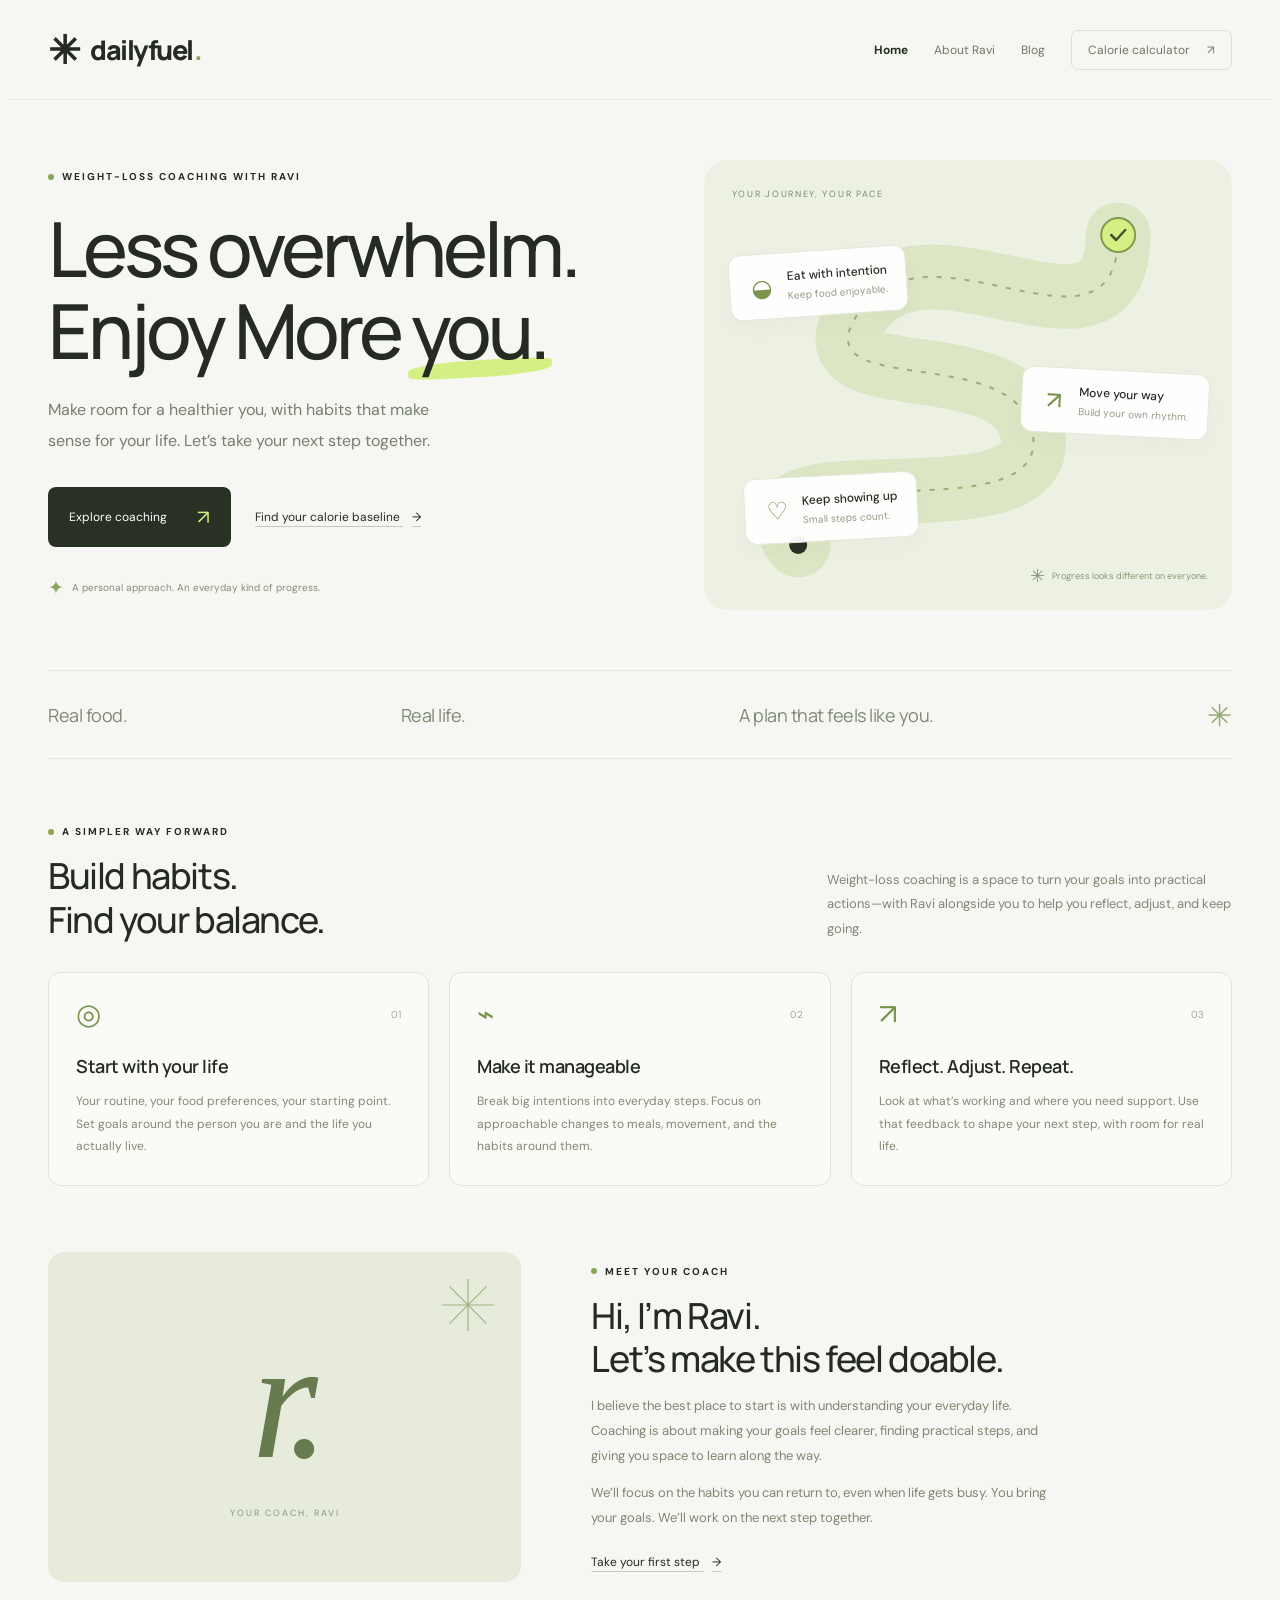
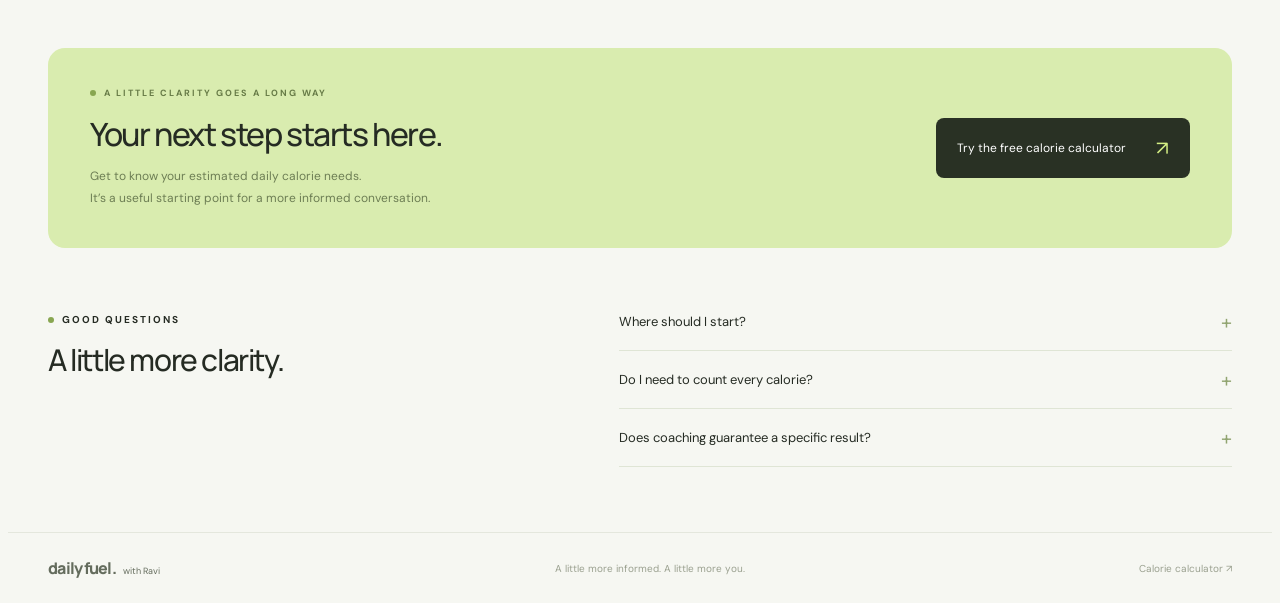
<file: index.html>
<!DOCTYPE html>
<html lang="en">
<head>
  <meta charset="UTF-8">
  <meta name="viewport" content="width=device-width, initial-scale=1.0">
  <meta name="theme-color" content="#f6f7f2">
  <meta name="description" content="Weight-loss coaching with Ravi. A practical, personal approach to food, movement, and everyday habits that fit your life.">
  <title>Ravi — Weight-loss Coaching | Daily Fuel</title>
  <link rel="stylesheet" href="styles.css">
</head>
<body class="home-page">
  <header class="site-header">
    <a class="brand" href="index.html" aria-label="Daily Fuel with Ravi home"><span class="brand-icon">✳</span> dailyfuel<span class="brand-dot">.</span></a>
    <nav class="site-nav" aria-label="Main navigation"><a href="index.html" aria-current="page">Home</a><a href="about.html">About Ravi</a><a href="blog.html">Blog</a><a href="calculator.html">Calorie calculator <span aria-hidden="true">↗</span></a></nav>
  </header>
  <main>
    <section class="coach-hero" aria-labelledby="hero-title">
      <div class="hero-copy">
        <div class="eyebrow"><span></span> WEIGHT-LOSS COACHING WITH RAVI</div>
        <h1 id="hero-title">Less overwhelm.<br>Enjoy More <em>you.</em></h1>
        <p>Make room for a healthier you, with habits that make sense for your life. Let’s take your next step together.</p>
        <div class="hero-actions"><a class="primary-link" href="#coaching">Explore coaching <span aria-hidden="true">↗</span></a><a class="text-link" href="calculator.html">Find your calorie baseline <span aria-hidden="true">→</span></a></div>
        <div class="hero-note"><span aria-hidden="true">✦</span> A personal approach. An everyday kind of progress.</div>
      </div>
      <div class="journey-art" role="img" aria-label="An illustrated winding path through small everyday steps toward your goals">
        <div class="art-label">YOUR JOURNEY, YOUR PACE</div>
        <svg class="journey-path" viewBox="0 0 480 450" fill="none" aria-hidden="true"><path d="M70 385C-5 285 317 378 305 277S63 245 133 149 389 218 390 75" stroke="#dce6c5" stroke-width="65" stroke-linecap="round"/><path d="M70 385C-5 285 317 378 305 277S63 245 133 149 389 218 390 75" stroke="#9aaf73" stroke-width="2" stroke-dasharray="5 9"/><circle cx="70" cy="385" r="9" fill="#293124"/><circle cx="390" cy="75" r="17" fill="#d4ef84" stroke="#819b4f" stroke-width="2"/><path d="m383 75 5 5 9-10" stroke="#435332" stroke-width="2.5" stroke-linecap="round" stroke-linejoin="round"/></svg>
        <div class="habit-chip chip-one"><span aria-hidden="true">◒</span><div>Eat with intention<small>Keep food enjoyable.</small></div></div>
        <div class="habit-chip chip-two"><span aria-hidden="true">↗</span><div>Move your way<small>Build your own rhythm.</small></div></div>
        <div class="habit-chip chip-three"><span aria-hidden="true">♡</span><div>Keep showing up<small>Small steps count.</small></div></div>
        <div class="art-caption"><span aria-hidden="true">✳</span> Progress looks different on everyone.</div>
      </div>
    </section>
    <div class="values-strip" aria-label="Coaching principles"><span>Real food.</span><span>Real life.</span><span>A plan that feels like you.</span><span class="strip-flower" aria-hidden="true">✳</span></div>
    <section class="coaching-section" id="coaching" aria-labelledby="coaching-title">
      <div class="section-intro"><div><div class="eyebrow"><span></span> A SIMPLER WAY FORWARD</div><h2 id="coaching-title">Build habits.<br>Find your balance.</h2></div><p>Weight-loss coaching is a space to turn your goals into practical actions—with Ravi alongside you to help you reflect, adjust, and keep going.</p></div>
      <div class="coaching-grid">
        <article class="coaching-card"><div class="card-top"><span class="coaching-icon" aria-hidden="true">◎</span><span>01</span></div><h3>Start with your life</h3><p>Your routine, your food preferences, your starting point. Set goals around the person you are and the life you actually live.</p></article>
        <article class="coaching-card"><div class="card-top"><span class="coaching-icon" aria-hidden="true">⌁</span><span>02</span></div><h3>Make it manageable</h3><p>Break big intentions into everyday steps. Focus on approachable changes to meals, movement, and the habits around them.</p></article>
        <article class="coaching-card"><div class="card-top"><span class="coaching-icon" aria-hidden="true">↗</span><span>03</span></div><h3>Reflect. Adjust. Repeat.</h3><p>Look at what’s working and where you need support. Use that feedback to shape your next step, with room for real life.</p></article>
      </div>
    </section>
    <section class="coach-about" aria-labelledby="about-title"><div class="coach-monogram" aria-hidden="true"><span>r.</span><div>YOUR COACH, RAVI</div><svg viewBox="0 0 100 100"><path d="M50 5v90M5 50h90M18 18l64 64M18 82l64-64"/></svg></div><div class="about-copy"><div class="eyebrow"><span></span> MEET YOUR COACH</div><h2 id="about-title">Hi, I’m Ravi.<br>Let’s make this feel doable.</h2><p>I believe the best place to start is with understanding your everyday life. Coaching is about making your goals feel clearer, finding practical steps, and giving you space to learn along the way.</p><p>We’ll focus on the habits you can return to, even when life gets busy. You bring your goals. We’ll work on the next step together.</p><a class="text-link" href="#first-step">Take your first step <span aria-hidden="true">→</span></a></div></section>
    <section class="first-step" id="first-step" aria-labelledby="start-title"><div><div class="eyebrow"><span></span> A LITTLE CLARITY GOES A LONG WAY</div><h2 id="start-title">Your next step starts here.</h2><p>Get to know your estimated daily calorie needs.<br>It’s a useful starting point for a more informed conversation.</p></div><a class="primary-link" href="calculator.html">Try the free calorie calculator <span aria-hidden="true">↗</span></a></section>
    <section class="coaching-faq" aria-labelledby="faq-title"><div><div class="eyebrow"><span></span> GOOD QUESTIONS</div><h2 id="faq-title">A little more clarity.</h2></div><div class="faq-items"><details><summary>Where should I start?</summary><p>Explore the coaching approach above, then try the free calorie calculator to get an estimated baseline. Think about your current routine and one change you’d like to work on.</p></details><details><summary>Do I need to count every calorie?</summary><p>The calculator is an optional tool for understanding your estimated energy needs. Coaching also makes room for your preferences, daily routine, and the habits you want to build.</p></details><details><summary>Does coaching guarantee a specific result?</summary><p>No. Everyone’s starting point, circumstances, and progress are different. Coaching focuses on practical steps and ongoing reflection rather than a promised number or deadline.</p></details></div></section>
  </main>
  <footer><a class="footer-brand" href="index.html">dailyfuel. <span>with Ravi</span></a><span>A little more informed. A little more you.</span><a href="calculator.html">Calorie calculator ↗</a></footer>
</body>
</html>
</file>
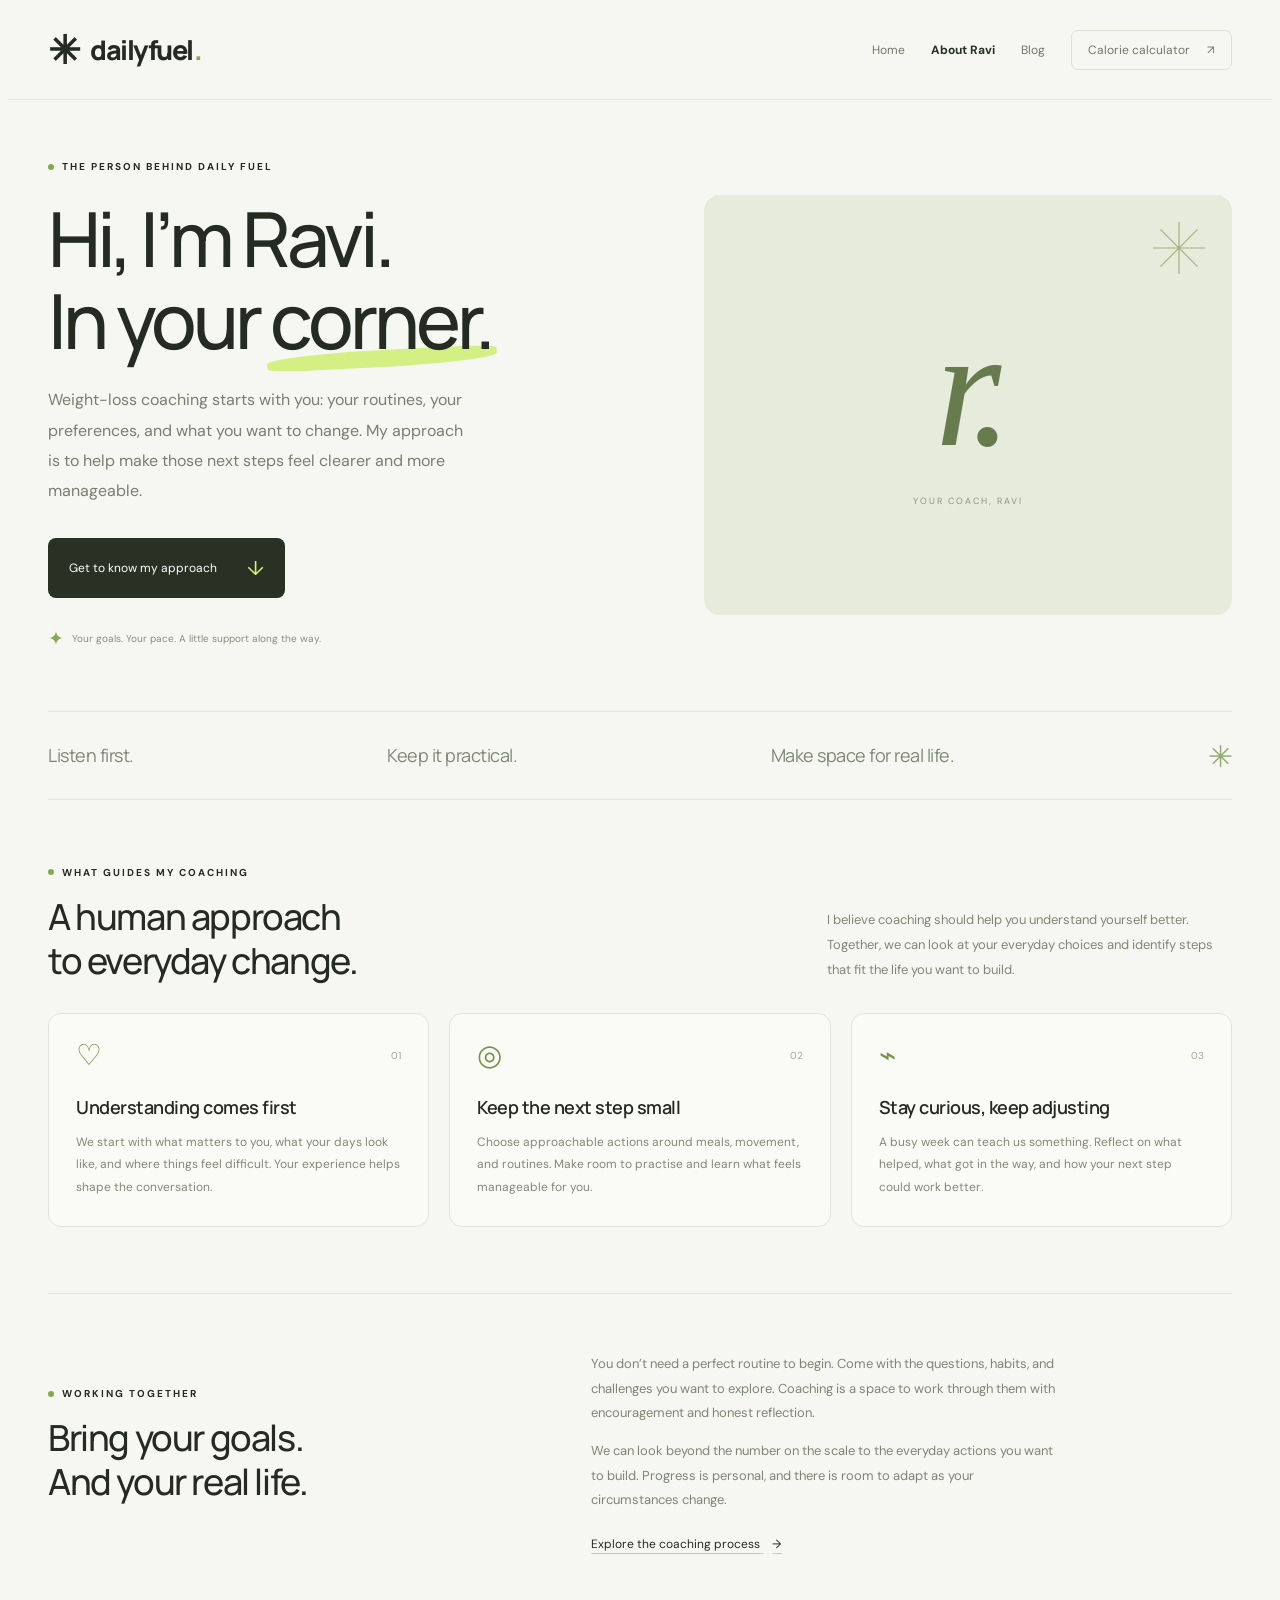
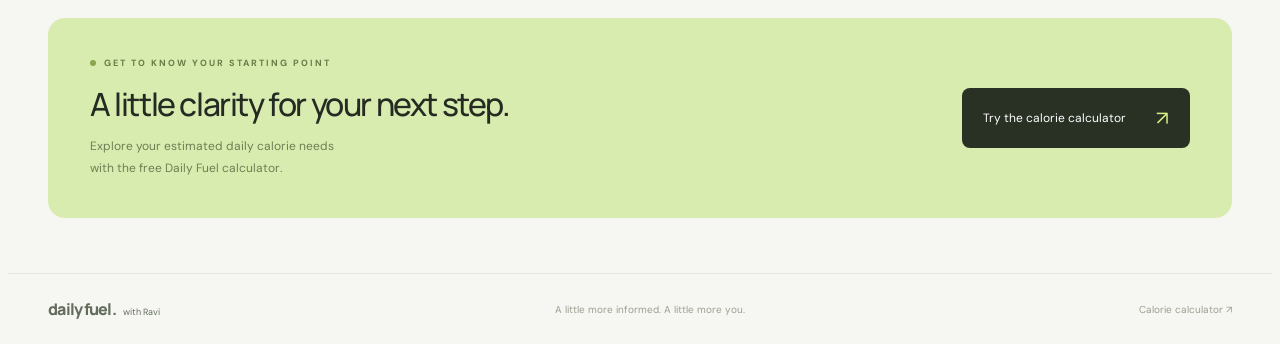
<file: about.html>
<!DOCTYPE html>
<html lang="en">
<head>
  <meta charset="UTF-8">
  <meta name="viewport" content="width=device-width, initial-scale=1.0">
  <meta name="theme-color" content="#f6f7f2">
  <meta name="description" content="Meet Ravi, the weight-loss coach behind Daily Fuel. Explore a practical approach to everyday habits, food, movement, and personal goals.">
  <title>About Ravi — Daily Fuel</title>
  <link rel="stylesheet" href="styles.css">
</head>
<body class="home-page about-page">
  <header class="site-header">
    <a class="brand" href="index.html" aria-label="Daily Fuel with Ravi home"><span class="brand-icon">✳</span> dailyfuel<span class="brand-dot">.</span></a>
    <nav class="site-nav" aria-label="Main navigation"><a href="index.html">Home</a><a href="about.html" aria-current="page">About Ravi</a><a href="blog.html">Blog</a><a href="calculator.html">Calorie calculator <span aria-hidden="true">↗</span></a></nav>
  </header>
  <main>
    <section class="coach-hero" aria-labelledby="about-heading">
      <div class="hero-copy">
        <div class="eyebrow"><span></span> THE PERSON BEHIND DAILY FUEL</div>
        <h1 id="about-heading">Hi, I’m Ravi.<br>In your <em>corner.</em></h1>
        <p>Weight-loss coaching starts with you: your routines, your preferences, and what you want to change. My approach is to help make those next steps feel clearer and more manageable.</p>
        <div class="hero-actions"><a class="primary-link" href="#my-approach">Get to know my approach <span aria-hidden="true">↓</span></a></div>
        <div class="hero-note"><span aria-hidden="true">✦</span> Your goals. Your pace. A little support along the way.</div>
      </div>
      <div class="coach-monogram" aria-hidden="true"><span>r.</span><div>YOUR COACH, RAVI</div><svg viewBox="0 0 100 100"><path d="M50 5v90M5 50h90M18 18l64 64M18 82l64-64"/></svg></div>
    </section>
    <div class="values-strip"><span>Listen first.</span><span>Keep it practical.</span><span>Make space for real life.</span><span class="strip-flower" aria-hidden="true">✳</span></div>
    <section class="coaching-section" id="my-approach" aria-labelledby="approach-title">
      <div class="section-intro"><div><div class="eyebrow"><span></span> WHAT GUIDES MY COACHING</div><h2 id="approach-title">A human approach<br>to everyday change.</h2></div><p>I believe coaching should help you understand yourself better. Together, we can look at your everyday choices and identify steps that fit the life you want to build.</p></div>
      <div class="coaching-grid">
        <article class="coaching-card"><div class="card-top"><span class="coaching-icon" aria-hidden="true">♡</span><span>01</span></div><h3>Understanding comes first</h3><p>We start with what matters to you, what your days look like, and where things feel difficult. Your experience helps shape the conversation.</p></article>
        <article class="coaching-card"><div class="card-top"><span class="coaching-icon" aria-hidden="true">◎</span><span>02</span></div><h3>Keep the next step small</h3><p>Choose approachable actions around meals, movement, and routines. Make room to practise and learn what feels manageable for you.</p></article>
        <article class="coaching-card"><div class="card-top"><span class="coaching-icon" aria-hidden="true">⌁</span><span>03</span></div><h3>Stay curious, keep adjusting</h3><p>A busy week can teach us something. Reflect on what helped, what got in the way, and how your next step could work better.</p></article>
      </div>
    </section>
    <section class="coach-about about-conversation" aria-labelledby="together-title">
      <div><div class="eyebrow"><span></span> WORKING TOGETHER</div><h2 id="together-title">Bring your goals.<br>And your real life.</h2></div>
      <div class="about-copy"><p>You don’t need a perfect routine to begin. Come with the questions, habits, and challenges you want to explore. Coaching is a space to work through them with encouragement and honest reflection.</p><p>We can look beyond the number on the scale to the everyday actions you want to build. Progress is personal, and there is room to adapt as your circumstances change.</p><a class="text-link" href="index.html#coaching">Explore the coaching process <span aria-hidden="true">→</span></a></div>
    </section>
    <section class="first-step" aria-labelledby="baseline-title"><div><div class="eyebrow"><span></span> GET TO KNOW YOUR STARTING POINT</div><h2 id="baseline-title">A little clarity for your next step.</h2><p>Explore your estimated daily calorie needs<br>with the free Daily Fuel calculator.</p></div><a class="primary-link" href="calculator.html">Try the calorie calculator <span aria-hidden="true">↗</span></a></section>
  </main>
  <footer><a class="footer-brand" href="index.html">dailyfuel. <span>with Ravi</span></a><span>A little more informed. A little more you.</span><a href="calculator.html">Calorie calculator ↗</a></footer>
</body>
</html>
</file>
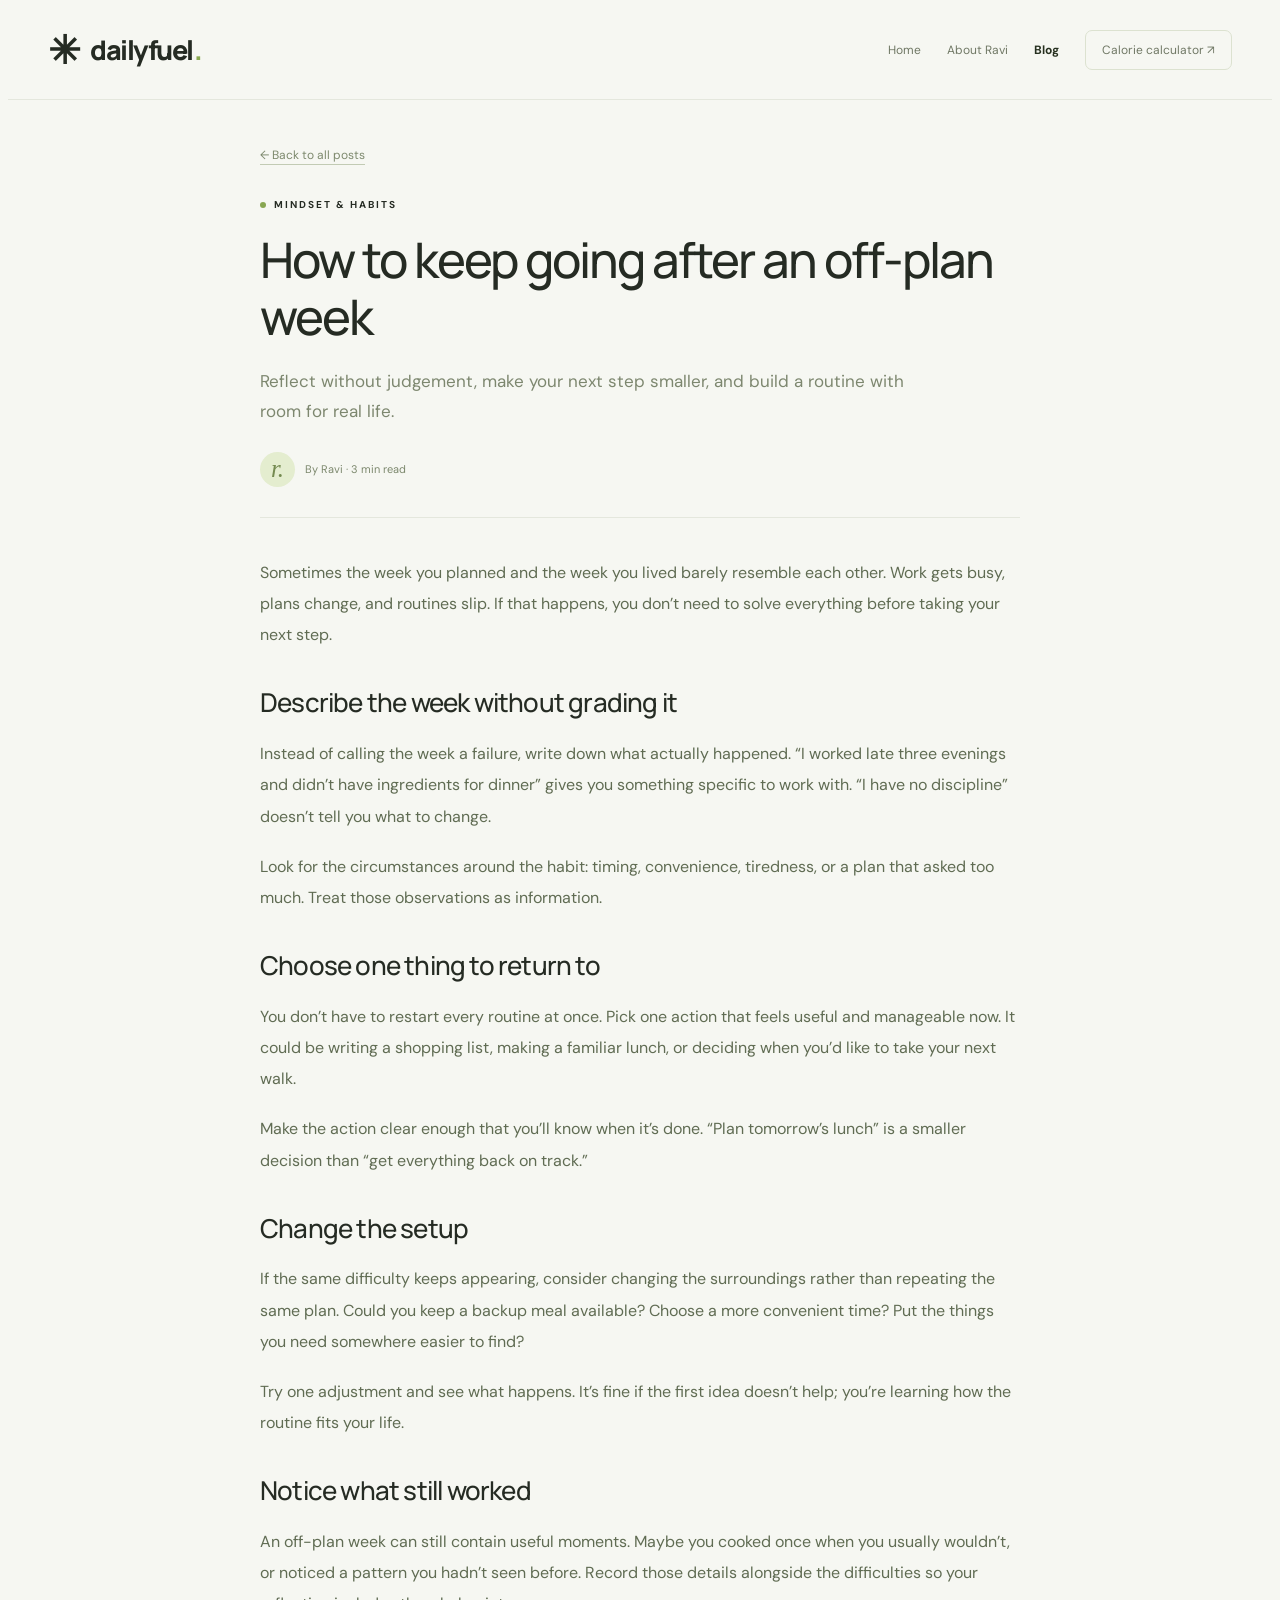
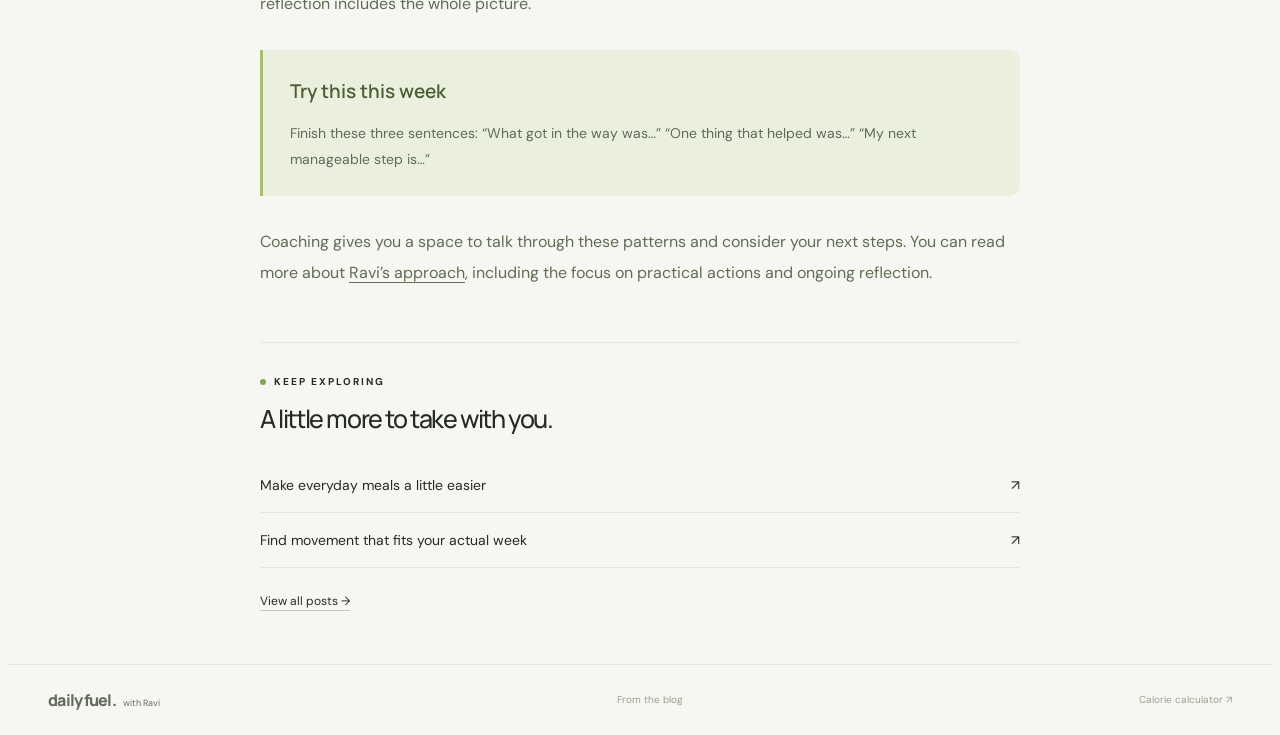
<file: blog-consistency.html>
<!DOCTYPE html>
<html lang="en"><head><meta charset="UTF-8"><meta name="viewport" content="width=device-width, initial-scale=1.0"><meta name="theme-color" content="#f6f7f2"><meta name="description" content="Reflect without judgement, make your next step smaller, and build a routine with room for real life."><title>How to keep going after an off-plan week — Daily Fuel with Ravi</title><link rel="stylesheet" href="styles.css"></head><body class="home-page blog-page article-page"><header class="site-header"><a class="brand" href="index.html" aria-label="Daily Fuel with Ravi home"><span class="brand-icon">✳</span> dailyfuel<span class="brand-dot">.</span></a><nav class="site-nav" aria-label="Main navigation"><a href="index.html">Home</a><a href="about.html">About Ravi</a><a href="blog.html" aria-current="page">Blog</a><a href="calculator.html">Calorie calculator ↗</a></nav></header><main><article class="blog-post"><header class="post-header"><a class="text-link" href="blog.html">← Back to all posts</a><div class="eyebrow"><span></span> MINDSET & HABITS</div><h1>How to keep going after an off-plan week</h1><p class="post-deck">Reflect without judgement, make your next step smaller, and build a routine with room for real life.</p><div class="post-byline"><span class="author-mark" aria-hidden="true">r.</span><span>By Ravi <span aria-hidden="true">·</span> 3 min read</span></div></header><div class="post-content"><p>Sometimes the week you planned and the week you lived barely resemble each other. Work gets busy, plans change, and routines slip. If that happens, you don’t need to solve everything before taking your next step.</p>
<h2>Describe the week without grading it</h2>
<p>Instead of calling the week a failure, write down what actually happened. “I worked late three evenings and didn’t have ingredients for dinner” gives you something specific to work with. “I have no discipline” doesn’t tell you what to change.</p>
<p>Look for the circumstances around the habit: timing, convenience, tiredness, or a plan that asked too much. Treat those observations as information.</p>
<h2>Choose one thing to return to</h2>
<p>You don’t have to restart every routine at once. Pick one action that feels useful and manageable now. It could be writing a shopping list, making a familiar lunch, or deciding when you’d like to take your next walk.</p>
<p>Make the action clear enough that you’ll know when it’s done. “Plan tomorrow’s lunch” is a smaller decision than “get everything back on track.”</p>
<h2>Change the setup</h2>
<p>If the same difficulty keeps appearing, consider changing the surroundings rather than repeating the same plan. Could you keep a backup meal available? Choose a more convenient time? Put the things you need somewhere easier to find?</p>
<p>Try one adjustment and see what happens. It’s fine if the first idea doesn’t help; you’re learning how the routine fits your life.</p>
<h2>Notice what still worked</h2>
<p>An off-plan week can still contain useful moments. Maybe you cooked once when you usually wouldn’t, or noticed a pattern you hadn’t seen before. Record those details alongside the difficulties so your reflection includes the whole picture.</p>
<div class="post-takeaway"><strong>Try this this week</strong><p>Finish these three sentences: “What got in the way was…” “One thing that helped was…” “My next manageable step is…”</p></div>
<p>Coaching gives you a space to talk through these patterns and consider your next steps. You can read more about <a href="about.html">Ravi’s approach</a>, including the focus on practical actions and ongoing reflection.</p></div></article><aside class="related-posts" aria-labelledby="related-title"><div class="eyebrow"><span></span> KEEP EXPLORING</div><h2 id="related-title">A little more to take with you.</h2><ul><li><a href="blog-food-habits.html">Make everyday meals a little easier <span aria-hidden="true">↗</span></a></li><li><a href="blog-movement.html">Find movement that fits your actual week <span aria-hidden="true">↗</span></a></li></ul><a class="text-link" href="blog.html">View all posts →</a></aside></main><footer><a class="footer-brand" href="index.html">dailyfuel. <span>with Ravi</span></a><a href="blog.html">From the blog</a><a href="calculator.html">Calorie calculator ↗</a></footer></body></html>
</file>
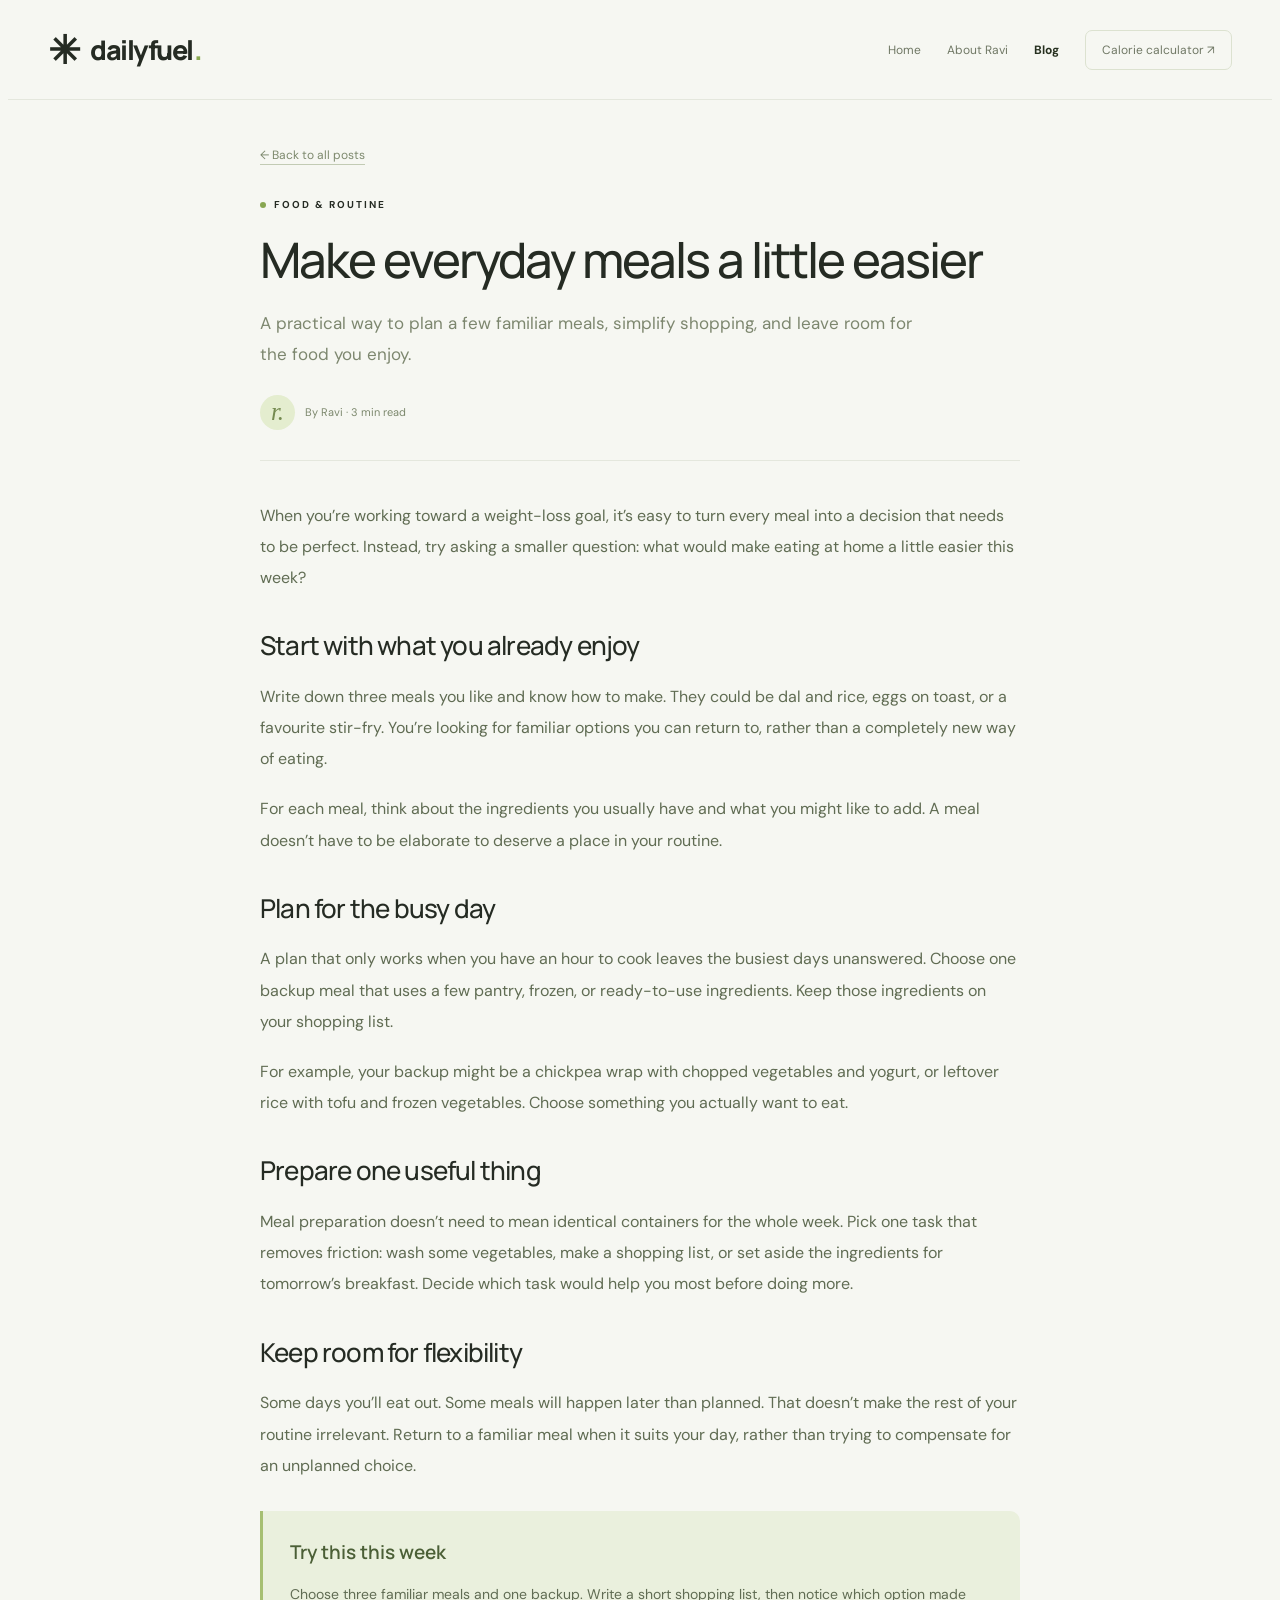
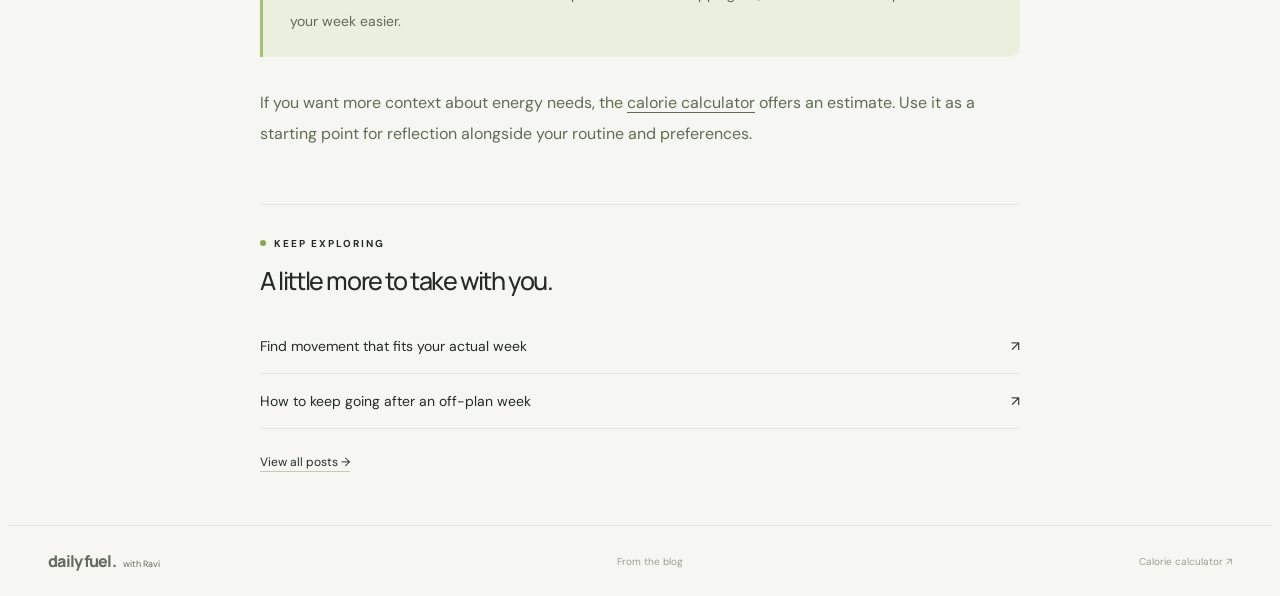
<file: blog-food-habits.html>
<!DOCTYPE html>
<html lang="en"><head><meta charset="UTF-8"><meta name="viewport" content="width=device-width, initial-scale=1.0"><meta name="theme-color" content="#f6f7f2"><meta name="description" content="A practical way to plan a few familiar meals, simplify shopping, and leave room for the food you enjoy."><title>Make everyday meals a little easier — Daily Fuel with Ravi</title><link rel="stylesheet" href="styles.css"></head><body class="home-page blog-page article-page"><header class="site-header"><a class="brand" href="index.html" aria-label="Daily Fuel with Ravi home"><span class="brand-icon">✳</span> dailyfuel<span class="brand-dot">.</span></a><nav class="site-nav" aria-label="Main navigation"><a href="index.html">Home</a><a href="about.html">About Ravi</a><a href="blog.html" aria-current="page">Blog</a><a href="calculator.html">Calorie calculator ↗</a></nav></header><main><article class="blog-post"><header class="post-header"><a class="text-link" href="blog.html">← Back to all posts</a><div class="eyebrow"><span></span> FOOD & ROUTINE</div><h1>Make everyday meals a little easier</h1><p class="post-deck">A practical way to plan a few familiar meals, simplify shopping, and leave room for the food you enjoy.</p><div class="post-byline"><span class="author-mark" aria-hidden="true">r.</span><span>By Ravi <span aria-hidden="true">·</span> 3 min read</span></div></header><div class="post-content"><p>When you’re working toward a weight-loss goal, it’s easy to turn every meal into a decision that needs to be perfect. Instead, try asking a smaller question: what would make eating at home a little easier this week?</p>
<h2>Start with what you already enjoy</h2>
<p>Write down three meals you like and know how to make. They could be dal and rice, eggs on toast, or a favourite stir-fry. You’re looking for familiar options you can return to, rather than a completely new way of eating.</p>
<p>For each meal, think about the ingredients you usually have and what you might like to add. A meal doesn’t have to be elaborate to deserve a place in your routine.</p>
<h2>Plan for the busy day</h2>
<p>A plan that only works when you have an hour to cook leaves the busiest days unanswered. Choose one backup meal that uses a few pantry, frozen, or ready-to-use ingredients. Keep those ingredients on your shopping list.</p>
<p>For example, your backup might be a chickpea wrap with chopped vegetables and yogurt, or leftover rice with tofu and frozen vegetables. Choose something you actually want to eat.</p>
<h2>Prepare one useful thing</h2>
<p>Meal preparation doesn’t need to mean identical containers for the whole week. Pick one task that removes friction: wash some vegetables, make a shopping list, or set aside the ingredients for tomorrow’s breakfast. Decide which task would help you most before doing more.</p>
<h2>Keep room for flexibility</h2>
<p>Some days you’ll eat out. Some meals will happen later than planned. That doesn’t make the rest of your routine irrelevant. Return to a familiar meal when it suits your day, rather than trying to compensate for an unplanned choice.</p>
<div class="post-takeaway"><strong>Try this this week</strong><p>Choose three familiar meals and one backup. Write a short shopping list, then notice which option made your week easier.</p></div>
<p>If you want more context about energy needs, the <a href="calculator.html">calorie calculator</a> offers an estimate. Use it as a starting point for reflection alongside your routine and preferences.</p></div></article><aside class="related-posts" aria-labelledby="related-title"><div class="eyebrow"><span></span> KEEP EXPLORING</div><h2 id="related-title">A little more to take with you.</h2><ul><li><a href="blog-movement.html">Find movement that fits your actual week <span aria-hidden="true">↗</span></a></li><li><a href="blog-consistency.html">How to keep going after an off-plan week <span aria-hidden="true">↗</span></a></li></ul><a class="text-link" href="blog.html">View all posts →</a></aside></main><footer><a class="footer-brand" href="index.html">dailyfuel. <span>with Ravi</span></a><a href="blog.html">From the blog</a><a href="calculator.html">Calorie calculator ↗</a></footer></body></html>
</file>
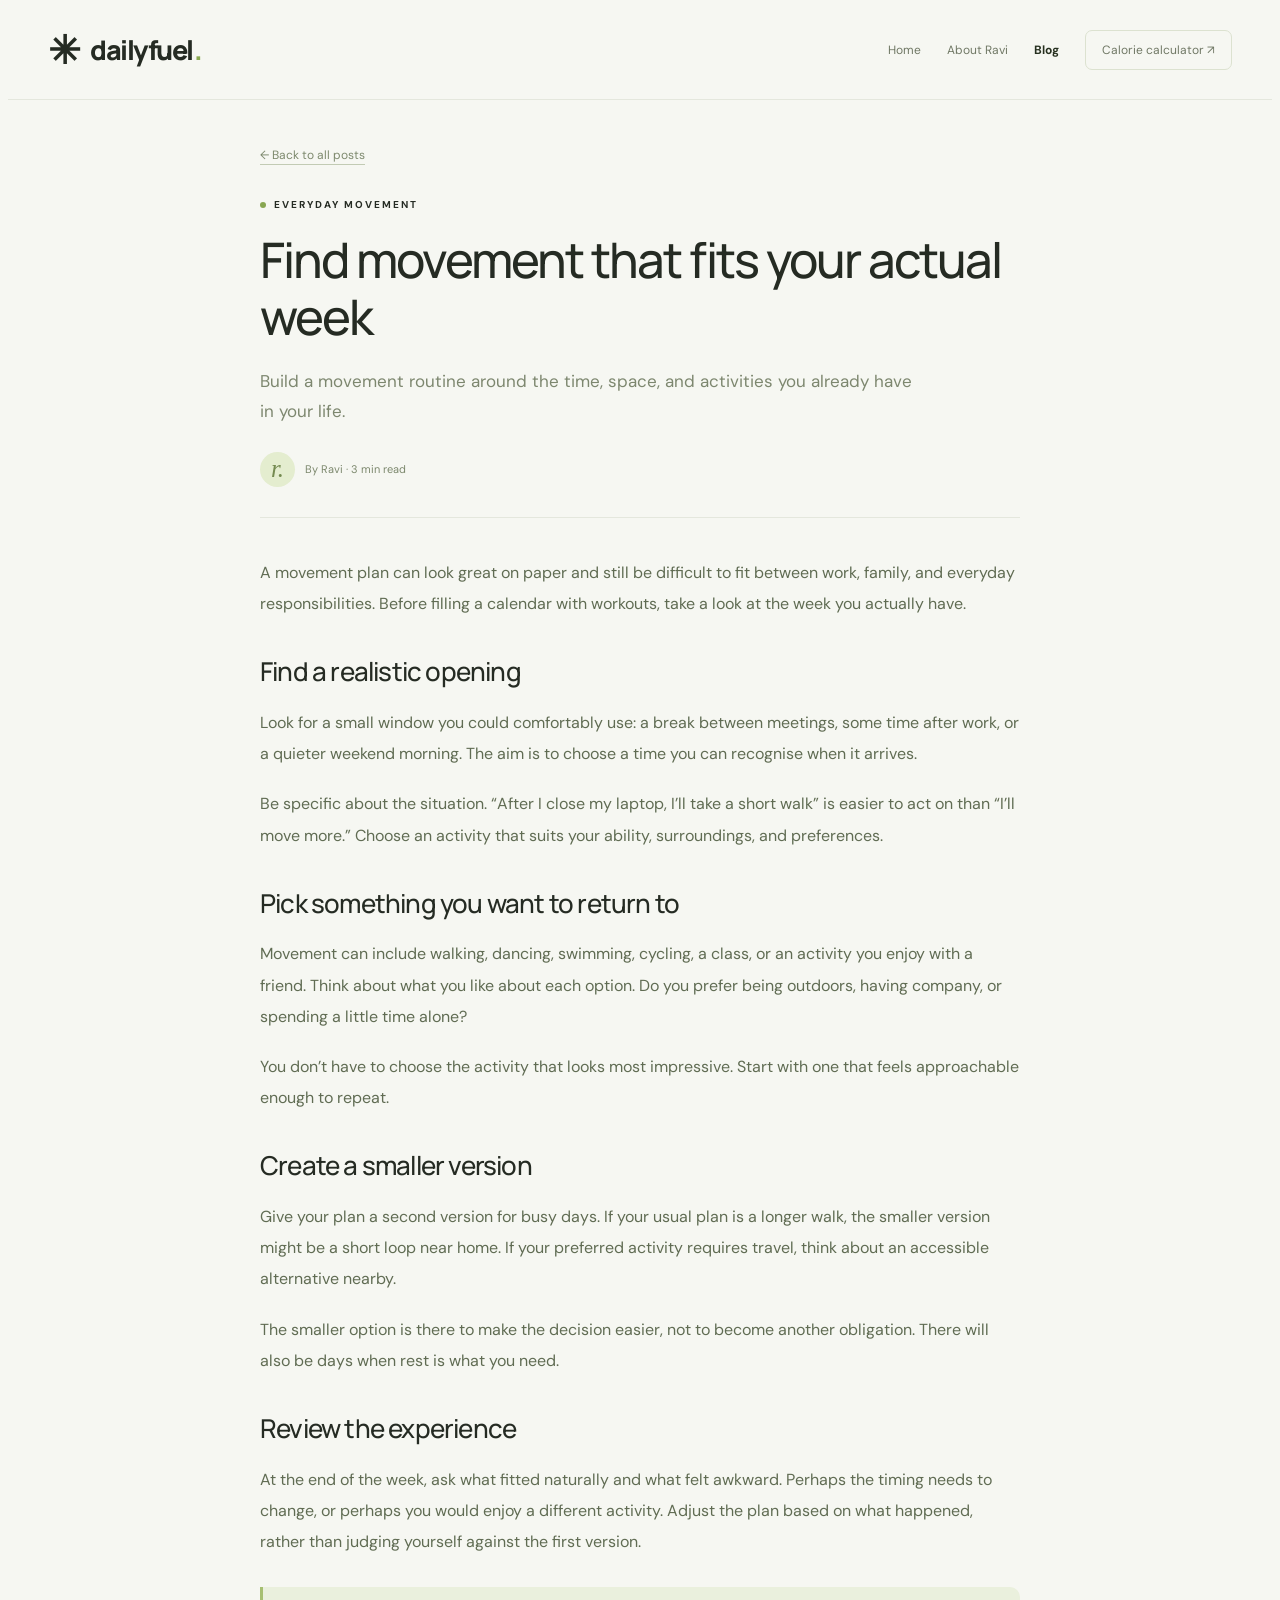
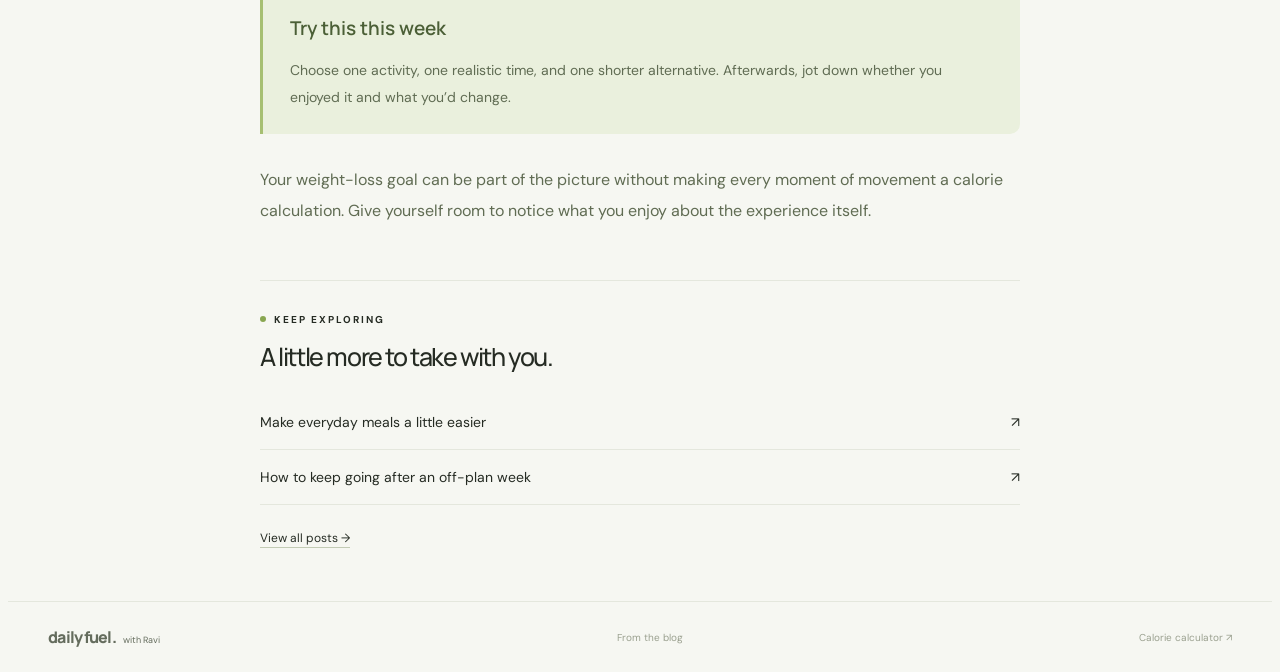
<file: blog-movement.html>
<!DOCTYPE html>
<html lang="en"><head><meta charset="UTF-8"><meta name="viewport" content="width=device-width, initial-scale=1.0"><meta name="theme-color" content="#f6f7f2"><meta name="description" content="Build a movement routine around the time, space, and activities you already have in your life."><title>Find movement that fits your actual week — Daily Fuel with Ravi</title><link rel="stylesheet" href="styles.css"></head><body class="home-page blog-page article-page"><header class="site-header"><a class="brand" href="index.html" aria-label="Daily Fuel with Ravi home"><span class="brand-icon">✳</span> dailyfuel<span class="brand-dot">.</span></a><nav class="site-nav" aria-label="Main navigation"><a href="index.html">Home</a><a href="about.html">About Ravi</a><a href="blog.html" aria-current="page">Blog</a><a href="calculator.html">Calorie calculator ↗</a></nav></header><main><article class="blog-post"><header class="post-header"><a class="text-link" href="blog.html">← Back to all posts</a><div class="eyebrow"><span></span> EVERYDAY MOVEMENT</div><h1>Find movement that fits your actual week</h1><p class="post-deck">Build a movement routine around the time, space, and activities you already have in your life.</p><div class="post-byline"><span class="author-mark" aria-hidden="true">r.</span><span>By Ravi <span aria-hidden="true">·</span> 3 min read</span></div></header><div class="post-content"><p>A movement plan can look great on paper and still be difficult to fit between work, family, and everyday responsibilities. Before filling a calendar with workouts, take a look at the week you actually have.</p>
<h2>Find a realistic opening</h2>
<p>Look for a small window you could comfortably use: a break between meetings, some time after work, or a quieter weekend morning. The aim is to choose a time you can recognise when it arrives.</p>
<p>Be specific about the situation. “After I close my laptop, I’ll take a short walk” is easier to act on than “I’ll move more.” Choose an activity that suits your ability, surroundings, and preferences.</p>
<h2>Pick something you want to return to</h2>
<p>Movement can include walking, dancing, swimming, cycling, a class, or an activity you enjoy with a friend. Think about what you like about each option. Do you prefer being outdoors, having company, or spending a little time alone?</p>
<p>You don’t have to choose the activity that looks most impressive. Start with one that feels approachable enough to repeat.</p>
<h2>Create a smaller version</h2>
<p>Give your plan a second version for busy days. If your usual plan is a longer walk, the smaller version might be a short loop near home. If your preferred activity requires travel, think about an accessible alternative nearby.</p>
<p>The smaller option is there to make the decision easier, not to become another obligation. There will also be days when rest is what you need.</p>
<h2>Review the experience</h2>
<p>At the end of the week, ask what fitted naturally and what felt awkward. Perhaps the timing needs to change, or perhaps you would enjoy a different activity. Adjust the plan based on what happened, rather than judging yourself against the first version.</p>
<div class="post-takeaway"><strong>Try this this week</strong><p>Choose one activity, one realistic time, and one shorter alternative. Afterwards, jot down whether you enjoyed it and what you’d change.</p></div>
<p>Your weight-loss goal can be part of the picture without making every moment of movement a calorie calculation. Give yourself room to notice what you enjoy about the experience itself.</p></div></article><aside class="related-posts" aria-labelledby="related-title"><div class="eyebrow"><span></span> KEEP EXPLORING</div><h2 id="related-title">A little more to take with you.</h2><ul><li><a href="blog-food-habits.html">Make everyday meals a little easier <span aria-hidden="true">↗</span></a></li><li><a href="blog-consistency.html">How to keep going after an off-plan week <span aria-hidden="true">↗</span></a></li></ul><a class="text-link" href="blog.html">View all posts →</a></aside></main><footer><a class="footer-brand" href="index.html">dailyfuel. <span>with Ravi</span></a><a href="blog.html">From the blog</a><a href="calculator.html">Calorie calculator ↗</a></footer></body></html>
</file>
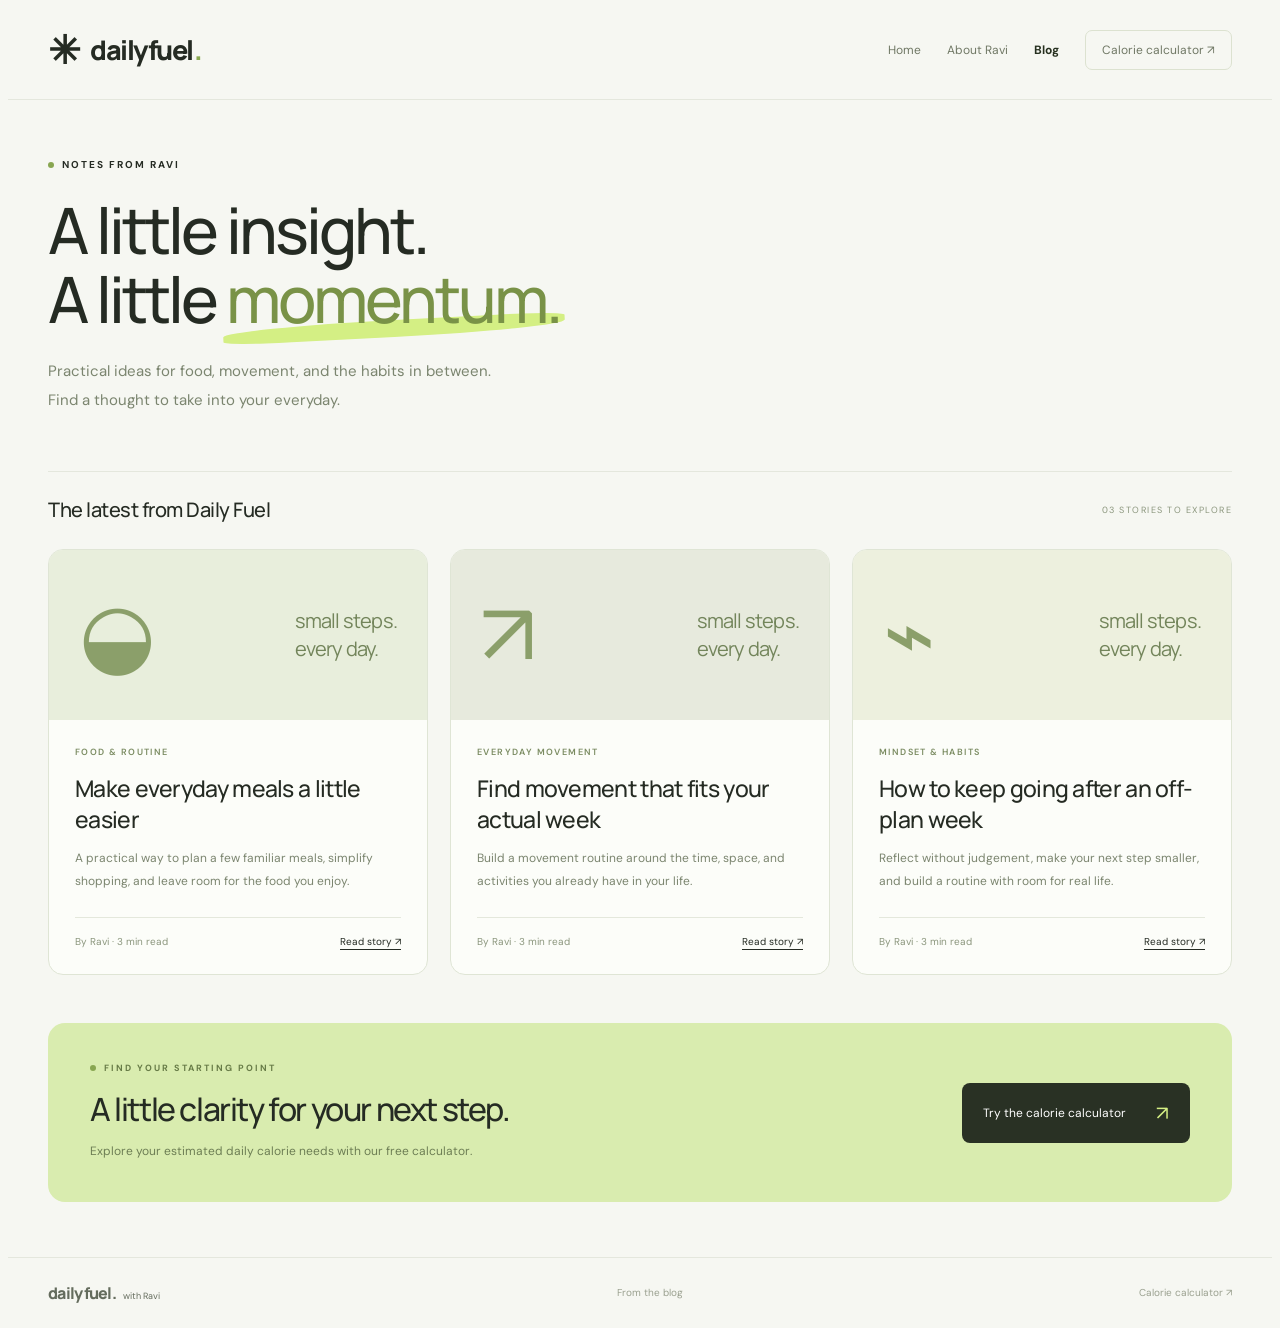
<file: blog.html>
<!DOCTYPE html>
<html lang="en"><head><meta charset="UTF-8"><meta name="viewport" content="width=device-width, initial-scale=1.0"><meta name="theme-color" content="#f6f7f2"><meta name="description" content="Practical thoughts from Ravi on food habits, everyday movement, and consistency on your weight-loss journey."><title>Blog — Daily Fuel with Ravi</title><link rel="stylesheet" href="styles.css"></head><body class="home-page blog-page "><header class="site-header"><a class="brand" href="index.html" aria-label="Daily Fuel with Ravi home"><span class="brand-icon">✳</span> dailyfuel<span class="brand-dot">.</span></a><nav class="site-nav" aria-label="Main navigation"><a href="index.html">Home</a><a href="about.html">About Ravi</a><a href="blog.html" aria-current="page">Blog</a><a href="calculator.html">Calorie calculator ↗</a></nav></header><main><section class="blog-intro"><div class="eyebrow"><span></span> NOTES FROM RAVI</div><h1>A little insight.<br>A little <em>momentum.</em></h1><p>Practical ideas for food, movement, and the habits in between.<br>Find a thought to take into your everyday.</p></section><section class="blog-list" aria-labelledby="latest-title"><div class="blog-section-heading"><h2 id="latest-title">The latest from Daily Fuel</h2><span>03 STORIES TO EXPLORE</span></div><div class="blog-grid"><article class="blog-card"><div class="blog-card-art" aria-hidden="true"><span>◒</span><span class="art-word">small steps.<br>every day.</span></div><div class="blog-card-copy"><div class="post-category">FOOD & ROUTINE</div><h2><a href="blog-food-habits.html">Make everyday meals a little easier</a></h2><p>A practical way to plan a few familiar meals, simplify shopping, and leave room for the food you enjoy.</p><div class="blog-card-bottom"><span>By Ravi · 3 min read</span><a href="blog-food-habits.html" aria-label="Read: Make everyday meals a little easier">Read story ↗</a></div></div></article><article class="blog-card"><div class="blog-card-art" aria-hidden="true"><span>↗</span><span class="art-word">small steps.<br>every day.</span></div><div class="blog-card-copy"><div class="post-category">EVERYDAY MOVEMENT</div><h2><a href="blog-movement.html">Find movement that fits your actual week</a></h2><p>Build a movement routine around the time, space, and activities you already have in your life.</p><div class="blog-card-bottom"><span>By Ravi · 3 min read</span><a href="blog-movement.html" aria-label="Read: Find movement that fits your actual week">Read story ↗</a></div></div></article><article class="blog-card"><div class="blog-card-art" aria-hidden="true"><span>⌁</span><span class="art-word">small steps.<br>every day.</span></div><div class="blog-card-copy"><div class="post-category">MINDSET & HABITS</div><h2><a href="blog-consistency.html">How to keep going after an off-plan week</a></h2><p>Reflect without judgement, make your next step smaller, and build a routine with room for real life.</p><div class="blog-card-bottom"><span>By Ravi · 3 min read</span><a href="blog-consistency.html" aria-label="Read: How to keep going after an off-plan week">Read story ↗</a></div></div></article></div></section><section class="first-step"><div><div class="eyebrow"><span></span> FIND YOUR STARTING POINT</div><h2>A little clarity for your next step.</h2><p>Explore your estimated daily calorie needs with our free calculator.</p></div><a class="primary-link" href="calculator.html">Try the calorie calculator <span aria-hidden="true">↗</span></a></section></main><footer><a class="footer-brand" href="index.html">dailyfuel. <span>with Ravi</span></a><a href="blog.html">From the blog</a><a href="calculator.html">Calorie calculator ↗</a></footer></body></html>
</file>
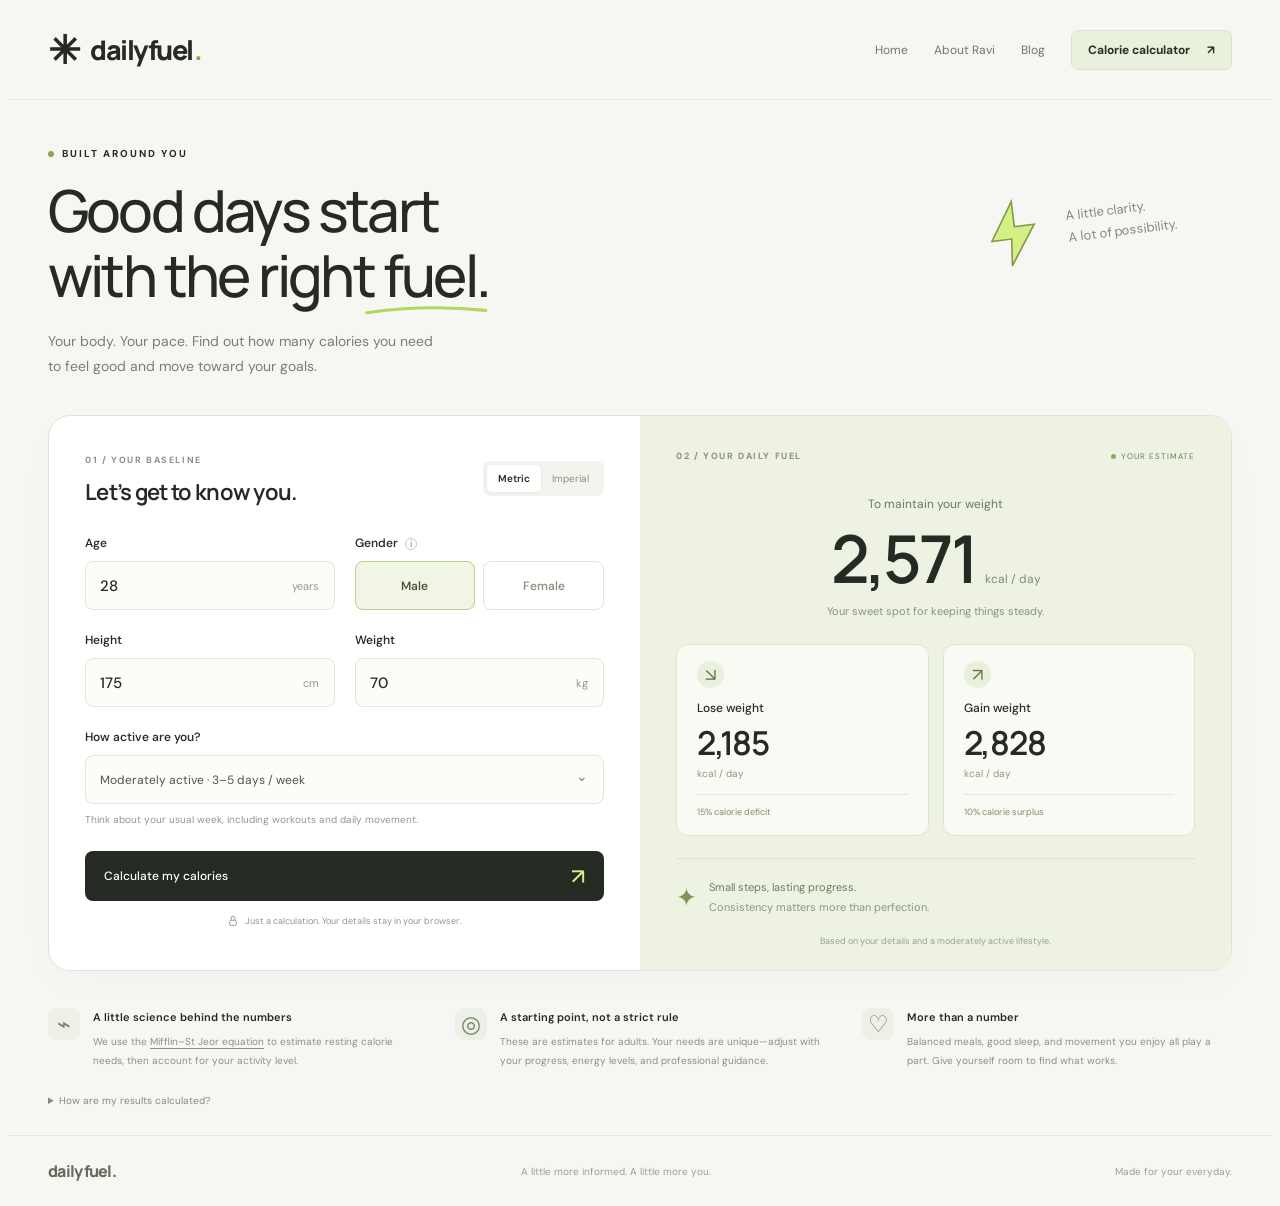
<file: calculator.html>
<!DOCTYPE html>
<html lang="en">
<head>
  <meta charset="UTF-8">
  <meta name="viewport" content="width=device-width, initial-scale=1.0">
  <meta name="theme-color" content="#f6f7f2">
  <meta name="description" content="Find your estimated daily calorie needs for maintaining, losing, or gaining weight.">
  <title>Calorie Calculator — Ravi | Daily Fuel</title>
  <link rel="stylesheet" href="styles.css">
  <script src="script.js" defer></script>
</head>
<body>
  <header class="site-header">
    <a class="brand" href="index.html" aria-label="Daily Fuel with Ravi home"><span class="brand-icon">✳</span> dailyfuel<span class="brand-dot">.</span></a>
    <nav class="site-nav" aria-label="Main navigation"><a href="index.html">Home</a><a href="about.html">About Ravi</a><a href="blog.html">Blog</a><a href="calculator.html" aria-current="page">Calorie calculator <span aria-hidden="true">↗</span></a></nav>
  </header>
  <main>
    <section class="intro">
      <div class="eyebrow"><span></span> BUILT AROUND YOU</div>
      <h1>Good days start<br>with the right <span>fuel.</span><svg viewBox="0 0 200 15" aria-hidden="true"><path d="M3 11 Q95 -3 195 7"/></svg></h1>
      <p>Your body. Your pace. Find out how many calories you need<br class="desktop-break"> to feel good and move toward your goals.</p>
      <div class="intro-stamp" aria-hidden="true"><svg viewBox="0 0 60 60"><path d="M32 6 14 34h15l-2 20 20-29H32z"/></svg><span>A little clarity.<br>A lot of possibility.</span></div>
    </section>

    <section class="calculator" aria-label="Daily calorie calculator">
      <form id="calorie-form" class="form-panel">
        <div class="panel-heading"><div><span class="step">01 / YOUR BASELINE</span><h2>Let’s get to know you.</h2></div><div class="unit-toggle" role="group" aria-label="Measurement units"><button type="button" class="active" data-unit="metric" aria-pressed="true">Metric</button><button type="button" data-unit="imperial" aria-pressed="false">Imperial</button></div></div>
        <div class="field-row">
          <div class="field"><label for="age">Age</label><div class="input-wrap"><input id="age" name="age" type="number" min="18" max="100" value="28" required inputmode="numeric"><span>years</span></div></div>
          <fieldset class="field gender-field"><legend>Gender <span title="The equation uses sex-based coefficients to estimate resting energy needs." class="info" aria-label="The equation uses sex-based coefficients">i</span></legend><div class="gender-options"><label><input type="radio" name="gender" value="male" checked><span>Male</span></label><label><input type="radio" name="gender" value="female"><span>Female</span></label></div></fieldset>
        </div>
        <div class="field-row">
          <div class="field"><label for="height">Height</label><div class="input-wrap"><input id="height" name="height" type="number" min="100" max="250" step="0.1" value="175" required inputmode="decimal"><span id="height-unit">cm</span></div></div>
          <div class="field"><label for="weight">Weight</label><div class="input-wrap"><input id="weight" name="weight" type="number" min="30" max="350" step="0.1" value="70" required inputmode="decimal"><span id="weight-unit">kg</span></div></div>
        </div>
        <div class="field activity-field"><label for="activity">How active are you?</label><div class="select-wrap"><select id="activity" name="activity"><option value="1.2">Sedentary · little or no exercise</option><option value="1.375">Lightly active · 1–3 days / week</option><option value="1.55" selected>Moderately active · 3–5 days / week</option><option value="1.725">Very active · 6–7 days / week</option><option value="1.9">Extra active · physical job + training</option></select></div><p class="field-help">Think about your usual week, including workouts and daily movement.</p></div>
        <button class="calculate-button" type="submit">Calculate my calories <span>↗</span></button>
        <p class="privacy"><svg viewBox="0 0 16 16" aria-hidden="true"><rect x="3.5" y="7" width="9" height="7" rx="2"/><path d="M5.5 7V4a2.5 2.5 0 0 1 5 0v3"/></svg> Just a calculation. Your details stay in your browser.</p>
      </form>

      <div class="results-panel" id="results" aria-live="polite" aria-atomic="true">
        <div class="results-top"><span class="step">02 / YOUR DAILY FUEL</span><span class="result-status"><span></span> YOUR ESTIMATE</span></div>
        <div class="maintenance"><span class="result-label">To maintain your weight</span><div class="main-number"><span id="maintain">2,571</span><span>kcal / day</span></div><p>Your sweet spot for keeping things steady.</p></div>
        <div class="goal-cards">
          <div class="goal-card"><div class="goal-icon">↘</div><h3>Lose weight</h3><div class="goal-number" id="lose">2,185</div><span class="cal-unit">kcal / day</span><div class="goal-tag">15% calorie deficit</div></div>
          <div class="goal-card"><div class="goal-icon">↗</div><h3>Gain weight</h3><div class="goal-number" id="gain">2,828</div><span class="cal-unit">kcal / day</span><div class="goal-tag">10% calorie surplus</div></div>
        </div>
        <div class="result-insight"><span>✦</span><p>Small steps, lasting progress.<br><strong>Consistency matters more than perfection.</strong></p></div>
        <p class="result-footnote" id="result-context">Based on your details and a moderately active lifestyle.</p>
      </div>
    </section>

    <section class="explainers" id="how-it-works" aria-label="About your estimate">
      <article><span class="detail-icon">⌁</span><div><h3>A little science behind the numbers</h3><p>We use the <a href="https://pubmed.ncbi.nlm.nih.gov/2305711/" target="_blank" rel="noopener noreferrer">Mifflin–St Jeor equation</a> to estimate resting calorie needs, then account for your activity level.</p></div></article>
      <article><span class="detail-icon">◎</span><div><h3>A starting point, not a strict rule</h3><p>These are estimates for adults. Your needs are unique—adjust with your progress, energy levels, and professional guidance.</p></div></article>
      <article><span class="detail-icon">♡</span><div><h3>More than a number</h3><p>Balanced meals, good sleep, and movement you enjoy all play a part. Give yourself room to find what works.</p></div></article>
    </section>
    <details class="method"><summary>How are my results calculated?</summary><p>Resting energy = 10 × weight (kg) + 6.25 × height (cm) − 5 × age + a sex-based constant (+5 for male, −161 for female). Maintenance uses your activity multiplier: 1.2, 1.375, 1.55, 1.725, or 1.9. Weight-loss and weight-gain estimates apply a 15% deficit and a 10% surplus. Results are rounded to the nearest calorie and are not a prediction of weight change. This adult calculator is not intended for pregnancy or breastfeeding.</p></details>
  </main>
  <footer><span class="footer-brand">dailyfuel.</span><span>A little more informed. A little more you.</span><span>Made for your everyday.</span></footer>
</body>
</html>
</file>
<file: styles.css>
@import url('https://fonts.googleapis.com/css2?family=DM+Sans:wght@400;450;500;550;600;650;700&family=Manrope:wght@400;500;600;650;700;750;800&display=swap');

:root{--bg:#f6f7f2;--ink:#252b23;--muted:#7b8177;--green:#d4ef84;--line:#e4e7dd;--font:'DM Sans',sans-serif}*{box-sizing:border-box}html{scroll-behavior:smooth}body{margin:0;background:var(--bg);color:var(--ink);font-family:var(--font);font-size:14px}button,input,select{font:inherit}button,a,input,select,summary{-webkit-tap-highlight-color:transparent}a{color:inherit}button{cursor:pointer}button:focus-visible,a:focus-visible,summary:focus-visible{outline:3px solid #91ac53;outline-offset:4px}.site-header{max-width:1264px;margin:auto;height:100px;display:flex;align-items:center;justify-content:space-between;padding:0 40px;border-bottom:1px solid var(--line)}.brand{text-decoration:none;font-family:Manrope,sans-serif;font-size:27px;font-weight:800;letter-spacing:-1.5px;display:flex;align-items:center;gap:9px}.brand-icon{font-size:39px;line-height:1;letter-spacing:0}.brand-dot{color:#89a951;margin-left:-8px}.header-link{font-size:12px;text-decoration:none;color:#6f766a}.header-link span{margin-left:19px;font-size:20px;color:var(--ink)}main{max-width:1184px;margin:auto}.intro{position:relative;padding:47px 0 36px}.eyebrow{font-size:10px;letter-spacing:2px;font-weight:700;display:flex;align-items:center;gap:8px}.eyebrow>span{height:6px;width:6px;background:#88a651;border-radius:50%}h1{font-family:Manrope,sans-serif;font-size:58px;line-height:1.12;font-weight:500;letter-spacing:-2.8px;margin:18px 0;position:relative;width:max-content}h1>span{position:relative;z-index:1}h1>svg{position:absolute;width:124px;right:0;bottom:-7px;fill:none;stroke:#b3d65f;stroke-width:5;stroke-linecap:round}.intro>p{font-size:14px;line-height:1.8;color:#787e73;margin:21px 0 0}.intro-stamp{position:absolute;right:55px;top:86px;display:flex;align-items:center;gap:15px;transform:rotate(-7deg)}.intro-stamp svg{width:80px;height:80px;fill:#d4ef84;stroke:#839649;stroke-width:1.2}.intro-stamp span{font-size:13px;line-height:1.7;color:#848b7a}.calculator{display:grid;grid-template-columns:1fr 1fr;overflow:hidden;border:1px solid #e0e4d6;border-radius:22px;box-shadow:0 12px 40px #2e3d1c05;background:#fff}.form-panel{padding:33px 36px 24px}.panel-heading{display:flex;align-items:center;justify-content:space-between;margin-bottom:28px;gap:16px}.step{font-size:9px;letter-spacing:1.6px;font-weight:700;color:#8a9080}h2{font-family:Manrope,sans-serif;font-size:22px;letter-spacing:-.7px;margin:10px 0 0;font-weight:650}.unit-toggle{padding:4px;background:#f2f4ed;border-radius:7px;display:flex;flex-shrink:0}.unit-toggle button{font-size:10px;border:0;background:transparent;padding:7px 11px;color:#8a907e;border-radius:5px}.unit-toggle button.active{color:var(--ink);background:white;box-shadow:0 1px 4px #0000000d;font-weight:600}.field-row{display:grid;grid-template-columns:1fr 1fr;gap:20px;margin-bottom:22px}.field label,.field legend{font-size:12px;font-weight:550;margin-bottom:10px;display:block}.input-wrap{display:flex;border:1px solid #e1e5da;border-radius:8px;background:#fcfdf9;align-items:center;overflow:hidden;height:49px}.input-wrap:focus-within{border-color:#8eac52;box-shadow:0 0 0 3px #d4ef8433}.input-wrap input{width:100%;min-width:0;border:0;outline:none;padding:14px;background:transparent;color:var(--ink);font-size:15px;font-weight:500;appearance:textfield;-moz-appearance:textfield}.input-wrap input::-webkit-inner-spin-button{appearance:none}.input-wrap>span{padding-right:15px;color:#929987;font-size:11px}.gender-field{border:0;padding:0;margin:0;min-width:0}.gender-field legend{padding:0}.info{font-size:9px;color:#939989;display:inline-flex;align-items:center;justify-content:center;border:1px solid #c5cbbb;border-radius:50%;width:12px;height:12px;margin-left:4px}.gender-options{display:flex;gap:8px}.gender-options label{position:relative;flex:1;margin:0;cursor:pointer}.gender-options input{position:absolute;opacity:0}.gender-options span{height:49px;display:flex;align-items:center;justify-content:center;border:1px solid #e1e5da;border-radius:8px;color:#8a907f;font-size:12px}.gender-options input:checked+span{background:#f0f5e5;color:#43532b;border-color:#b9ce8f}.gender-options input:focus-visible+span{outline:3px solid #91ac53;outline-offset:2px}.select-wrap{position:relative}.select-wrap:after{content:'⌄';position:absolute;right:16px;top:12px;pointer-events:none;color:#7d856e}.field select{appearance:none;width:100%;height:49px;border:1px solid #e1e5da;border-radius:8px;padding:0 35px 0 14px;color:#4e5547;background:#fcfdf9;font-size:12px;outline-color:#8eac52}.field-help{font-size:10px;line-height:1.6;color:#929888;margin:8px 0 23px}.calculate-button{width:100%;height:50px;background:var(--ink);color:#fff;border:0;border-radius:8px;font-size:12px;font-weight:500;display:flex;align-items:center;justify-content:space-between;padding:0 19px;transition:background .2s,transform .2s}.calculate-button:hover{background:#414d35;transform:translateY(-1px)}.calculate-button>span{font-size:22px;color:var(--green)}.privacy{font-size:9px;color:#929889;display:flex;gap:6px;align-items:center;justify-content:center;margin:14px 0 0}.privacy svg{height:12px;width:12px;fill:none;stroke:currentColor;stroke-width:1.2}.results-panel{padding:34px 36px 23px;background:#edf2e3;position:relative}.results-top{display:flex;justify-content:space-between;gap:10px}.result-status{display:flex;gap:5px;align-items:center;font-size:8px;letter-spacing:1px;color:#6d7d55}.result-status>span{background:#8eac59;height:5px;width:5px;border-radius:50%}.maintenance{padding:32px 0 26px;text-align:center}.result-label{font-size:12px;color:#6d785f}.main-number{display:flex;justify-content:center;align-items:baseline;gap:9px;margin:9px 0 3px}.main-number>span:first-child{font-family:Manrope,sans-serif;font-size:66px;line-height:1.15;font-weight:600;letter-spacing:-3px}.main-number>span:last-child{font-size:12px;color:#808a72}.maintenance p{font-size:11px;color:#8b927e;margin:7px 0 0}.goal-cards{display:grid;grid-template-columns:1fr 1fr;gap:14px}.goal-card{border:1px solid #dfe6d1;background:#f8faf3;border-radius:12px;padding:16px 20px 17px}.goal-icon{width:27px;height:27px;background:#e8efda;border-radius:50%;display:flex;align-items:center;justify-content:center;font-size:18px;color:#65764c}.goal-card h3{font-size:12px;font-weight:500;margin:12px 0 7px}.goal-number{font-family:Manrope,sans-serif;font-size:33px;font-weight:600;letter-spacing:-1.2px;line-height:1.2}.cal-unit{font-size:10px;color:#919986}.goal-tag{border-top:1px solid #e3e8d9;margin-top:13px;padding-top:11px;color:#7f8c6b;font-size:9px}.result-insight{display:flex;gap:12px;align-items:center;margin-top:22px;border-top:1px solid #dce4d0;padding-top:19px}.result-insight>span{font-size:25px;color:#7d9552}.result-insight p{font-size:11px;line-height:1.8;color:#6f7c5d;margin:0}.result-insight strong{font-weight:400;color:#8d967e}.result-footnote{font-size:9px;color:#98a18d;text-align:center;margin:18px 0 0}.explainers{display:grid;grid-template-columns:1fr 1fr 1fr;gap:37px;padding:37px 0 24px}.explainers article{display:flex;gap:13px;align-items:flex-start}.detail-icon{flex-shrink:0;width:32px;height:32px;background:#edf0e6;display:flex;align-items:center;justify-content:center;border-radius:9px;font-size:23px;color:#778565}.explainers h3{font-size:11px;font-weight:600;margin:2px 0 8px}.explainers p{font-size:10px;line-height:1.9;color:#8a9082;margin:0}.explainers a{text-underline-offset:3px}.method{font-size:10px;color:#838b77;margin:0 0 28px;max-width:760px}.method summary{cursor:pointer;width:fit-content}.method p{line-height:1.9}footer{max-width:1264px;margin:auto;border-top:1px solid var(--line);padding:24px 40px;display:flex;align-items:center;justify-content:space-between;color:#9aa08f;font-size:10px}.footer-brand{font-family:Manrope,sans-serif;font-size:16px;font-weight:800;letter-spacing:-.7px;color:#646c5d}.results-panel.refreshed{animation:refresh .5s ease}@keyframes refresh{50%{background:#e0eccb}}@media(min-width:1500px){main{padding-top:20px}.intro{padding-top:60px;padding-bottom:48px}.site-header{height:110px}}@media(max-width:1250px){main{margin:0 48px}.site-header,footer{margin:0 24px;padding-left:24px;padding-right:24px}.form-panel,.results-panel{padding-left:26px;padding-right:26px}.panel-heading{gap:8px}h2{font-size:20px}}@media(max-width:900px){main{margin:0 28px}.calculator{grid-template-columns:1fr 1fr}.form-panel,.results-panel{padding:26px 20px}.panel-heading{flex-wrap:wrap;gap:15px;margin-bottom:22px}.intro-stamp{right:0}.field-row{gap:12px}.main-number>span:first-child{font-size:52px}.main-number{flex-wrap:wrap;gap:4px}.goal-card{padding:15px 12px}.goal-number{font-size:29px}.results-top{flex-wrap:wrap}.maintenance{padding-top:48px}.explainers{gap:20px}.explainers article{gap:9px}.detail-icon{width:27px;height:27px}.header-link{font-size:10px}}@media(max-width:680px){.site-header{height:80px;margin:0 20px;padding:0}.brand{font-size:24px}.brand-icon{font-size:32px}.header-link{font-size:0}.header-link span{font-size:22px}main{margin:0 20px}.intro{padding:34px 0 30px}h1{font-size:43px;letter-spacing:-2px}.intro>p{font-size:12px;max-width:330px}.intro-stamp{display:none}.eyebrow{font-size:9px}.desktop-break{display:none}.calculator{grid-template-columns:1fr;border-radius:17px}.form-panel{padding:27px 23px 24px}.results-panel{padding:27px 23px}.panel-heading{flex-wrap:nowrap;gap:10px}h2{font-size:19px}.unit-toggle button{padding:7px 8px}.field-row{gap:16px}.maintenance{padding:27px 0}.main-number>span:first-child{font-size:66px}.goal-card{padding:18px}.goal-number{font-size:33px}.explainers{grid-template-columns:1fr;gap:23px;padding:30px 2px}.explainers h3{font-size:12px}.explainers p{font-size:11px}.detail-icon{width:34px;height:34px}.explainers article{gap:14px}.method{font-size:11px}footer{margin:0 20px;padding:21px 0;gap:12px;flex-wrap:wrap}footer>span:last-child{display:none}.privacy{font-size:8px}}@media(prefers-reduced-motion:reduce){*,*:before,*:after{scroll-behavior:auto!important;animation:none!important;transition:none!important}}

/* Shared navigation and Ravi coaching homepage */
.site-nav{display:flex;align-items:center;gap:26px}.site-nav a{text-decoration:none;font-size:12px;color:#707865;padding:10px 0;white-space:nowrap}.site-nav a[aria-current=page]{color:#273120;font-weight:700}.site-nav a:hover{color:#526c2b}.site-nav a:last-child{padding:11px 16px;border:1px solid #dce2d0;border-radius:7px}.site-nav a:last-child[aria-current=page]{background:#eaf0de}.site-nav a span{margin-left:14px}.home-page h1{font-size:76px;line-height:1.08;letter-spacing:-4px;margin:24px 0}.home-page h1 em{font-style:normal;position:relative;z-index:0}.home-page h1 em:after{content:'';position:absolute;height:17px;bottom:5px;left:-3px;right:-5px;background:var(--green);z-index:-1;border-radius:50% 20%;transform:rotate(-3deg)}.coach-hero{display:grid;grid-template-columns:1.15fr 1fr;gap:48px;align-items:center;padding:60px 0}.hero-copy>p{font-size:16px;color:#777f6e;line-height:1.9;max-width:425px}.hero-actions{display:flex;align-items:center;gap:24px;margin-top:31px;flex-wrap:wrap}.primary-link{display:inline-flex;justify-content:space-between;align-items:center;gap:30px;padding:17px 21px;background:#293124;color:white;border-radius:8px;text-decoration:none;font-size:12px;transition:background .2s,transform .2s}.primary-link:hover{background:#485c33;transform:translateY(-2px)}.primary-link>span{color:var(--green);font-size:20px}.text-link{font-size:12px;text-underline-offset:5px;text-decoration-color:#c2cbb4}.text-link>span{margin-left:9px}.hero-note{font-size:10px;color:#858e79;margin-top:28px;display:flex;align-items:center;gap:8px}.hero-note>span{color:#8ba65a;font-size:19px}.journey-art{position:relative;height:450px;border-radius:24px;background:#edf1e4;overflow:hidden}.art-label{position:absolute;top:28px;left:28px;font-size:9px;letter-spacing:1.7px;color:#7c896a}.journey-path{width:100%;height:100%;position:absolute;inset:0}.habit-chip{display:flex;gap:12px;align-items:center;position:absolute;padding:15px 19px;background:#fffffff2;border:1px solid #e3e8d8;border-radius:12px;box-shadow:0 8px 25px #3a4d1d07;font-size:12px;font-weight:500}.habit-chip>span{font-size:24px;color:#7d944e;width:26px;text-align:center}.habit-chip small{display:block;margin-top:5px;font-size:10px;color:#939c86;font-weight:400}.chip-one{top:90px;left:25px;transform:rotate(-4deg)}.chip-two{top:210px;right:23px;transform:rotate(3deg)}.chip-three{bottom:69px;left:40px;transform:rotate(-3deg)}.art-caption{position:absolute;bottom:22px;right:24px;font-size:9px;color:#879574;display:flex;align-items:center;gap:7px}.art-caption>span{font-size:18px}.values-strip{border-top:1px solid var(--line);border-bottom:1px solid var(--line);display:flex;justify-content:space-between;align-items:center;gap:20px;padding:23px 0;font-family:Manrope,sans-serif;font-size:18px;letter-spacing:-.5px;color:#7e8872}.strip-flower{font-size:30px;color:#93a973}.coaching-section{padding:66px 0}.section-intro{display:flex;justify-content:space-between;align-items:flex-end;gap:45px;margin-bottom:30px}.home-page h2{font-size:36px;line-height:1.22;letter-spacing:-1.4px;font-weight:500;margin-top:16px}.section-intro>p{max-width:405px;color:#808875;font-size:13px;line-height:1.9;margin:0}.coaching-grid{display:grid;grid-template-columns:repeat(3,1fr);gap:20px}.coaching-card{border:1px solid #e0e5d7;background:#fafbf7;padding:27px;border-radius:13px}.card-top{display:flex;justify-content:space-between;align-items:center;color:#a0aa91;font-size:10px}.coaching-icon{font-size:29px;line-height:1;color:#79934f}.coaching-card h3{font-family:Manrope,sans-serif;font-size:18px;letter-spacing:-.5px;font-weight:600;margin:25px 0 12px}.coaching-card p{font-size:12px;line-height:1.9;color:#818a74;margin:0}.coach-about{display:grid;grid-template-columns:.85fr 1.15fr;gap:70px;align-items:center;padding:0 0 66px}.coach-monogram{height:330px;background:#e6ebdc;border-radius:16px;position:relative;display:flex;flex-direction:column;align-items:center;justify-content:center;overflow:hidden}.coach-monogram>span{font-family:Georgia,serif;font-style:italic;font-size:170px;line-height:1;color:#677b4f;letter-spacing:-12px}.coach-monogram>div{font-size:9px;letter-spacing:2px;color:#899777;margin-top:22px}.coach-monogram svg{position:absolute;top:24px;right:24px;width:58px;stroke:#a0b27f;stroke-width:2}.about-copy>p{font-size:13px;line-height:1.9;color:#7e8772;max-width:470px}.about-copy .text-link{display:inline-block;margin-top:10px}.first-step{background:#d9ecaf;border-radius:17px;padding:39px 42px;display:flex;justify-content:space-between;align-items:center;gap:30px}.first-step .eyebrow{font-size:9px;color:#677b47}.first-step h2{font-size:32px}.first-step p{font-size:12px;line-height:1.8;color:#6d7e54;margin-bottom:0}.first-step .primary-link{flex-shrink:0}.coaching-faq{display:grid;grid-template-columns:1fr 1.2fr;gap:60px;padding:65px 0}.coaching-faq h2{font-size:30px}.faq-items details{border-bottom:1px solid #dfe5d5;padding:20px 0}.faq-items details:first-child{padding-top:0}.faq-items summary{cursor:pointer;font-size:13px;list-style:none;padding-right:25px;position:relative}.faq-items summary::-webkit-details-marker{display:none}.faq-items summary:after{content:'+';position:absolute;right:0;color:#91a471;font-size:20px;top:-4px}.faq-items details[open] summary:after{content:'−'}.faq-items p{color:#808975;font-size:12px;line-height:1.9;margin:15px 0 0}.home-page footer a{text-decoration:none}.footer-brand>span{font-family:var(--font);font-size:9px;letter-spacing:0;font-weight:400;margin-left:5px}section[id]{scroll-margin-top:25px}
@media(max-width:1100px){.home-page h1{font-size:62px;letter-spacing:-3px}.coach-hero{gap:25px}.hero-actions{gap:20px}.coach-about{gap:35px}.first-step{padding:32px}.first-step h2{font-size:28px}.habit-chip{padding:13px}.chip-two{right:12px}.chip-three{left:20px}.coaching-card{padding:22px}.coaching-card h3{font-size:16px}}
@media(max-width:800px){.coach-hero{grid-template-columns:1fr;padding:40px 0;gap:35px}.home-page h1{font-size:65px}.hero-copy>p{max-width:470px}.journey-art{max-width:520px;width:100%;margin:0 auto;height:400px}.journey-path{height:450px}.chip-one{left:35px}.chip-three{bottom:50px;left:40px}.chip-two{right:35px;top:185px}.values-strip{font-size:15px}.section-intro{align-items:flex-start;gap:25px}.section-intro>p{max-width:300px}.home-page h2{font-size:30px}.coaching-grid{gap:12px}.coaching-card{padding:18px}.coach-about{grid-template-columns:.8fr 1.2fr;gap:25px}.coach-monogram{height:340px}.first-step{align-items:flex-start;flex-direction:column;gap:22px}.coaching-faq{gap:30px}.site-nav{gap:18px}}
@media(max-width:540px){.site-nav{gap:13px}.site-nav a{font-size:10px}.site-nav a:last-child{padding:9px}.site-nav a span{display:none}.brand{font-size:21px;gap:5px}.brand-icon{font-size:29px}.home-page h1{font-size:54px;letter-spacing:-2.8px}.coach-hero{padding:35px 0}.hero-copy .eyebrow{font-size:8px;letter-spacing:1.5px}.hero-copy>p{font-size:14px}.hero-actions{gap:22px}.hero-note{font-size:9px}.journey-art{height:370px}.journey-path{height:390px}.habit-chip{font-size:11px;padding:12px}.habit-chip small{font-size:9px}.chip-one{left:20px;top:80px}.chip-two{top:167px;right:15px}.chip-three{left:23px;bottom:55px}.art-label{font-size:8px}.art-caption{font-size:8px;right:16px}.values-strip{flex-wrap:wrap;gap:13px;font-size:13px;padding:20px 0}.strip-flower{font-size:22px}.section-intro{flex-direction:column;gap:19px}.section-intro>p{max-width:none;font-size:12px}.coaching-section{padding:40px 0}.coaching-grid{grid-template-columns:1fr;gap:14px}.coaching-card{padding:24px}.coaching-card h3{font-size:19px;margin-top:18px}.coach-about{grid-template-columns:1fr;gap:28px;padding-bottom:40px}.coach-monogram{height:250px}.coach-monogram>span{font-size:140px}.first-step{padding:28px 23px}.first-step .eyebrow{font-size:8px;letter-spacing:1.1px}.first-step h2{font-size:28px}.first-step .primary-link{width:100%;font-size:11px;gap:15px}.coaching-faq{grid-template-columns:1fr;gap:28px;padding:40px 0}.home-page footer>span{width:100%;order:3;font-size:9px}.home-page footer>a:last-child{font-size:9px}}

.about-page .coach-hero > .coach-monogram { height: 420px; }
.about-page .first-step { margin-bottom: 55px; }
.about-conversation { border-top: 1px solid var(--line); padding-top: 45px; }
@media(max-width:540px) {
  .site-header { height: auto; min-height: 80px; flex-wrap: wrap; gap: 8px; padding: 16px 0; }
  .site-nav { flex-wrap: wrap; gap: 14px; }
  .about-page .coach-hero > .coach-monogram { height: 270px; }
  .about-page .first-step { margin-bottom: 35px; }
}

/* Blog listing and long-form articles */
.blog-intro{padding:58px 0 42px}.blog-page .blog-intro h1{font-size:64px;letter-spacing:-3px}.blog-intro em{font-style:normal;color:#799247}.blog-intro>p{color:#7b856f;font-size:15px;line-height:1.9;margin-top:22px}.blog-section-heading{display:flex;justify-content:space-between;align-items:center;gap:20px;border-top:1px solid var(--line);padding:26px 0}.blog-section-heading h2{font-size:20px;margin:0;letter-spacing:-.5px}.blog-section-heading>span{font-size:9px;letter-spacing:1.5px;color:#8b967d}.blog-grid{display:grid;grid-template-columns:repeat(3,minmax(0,1fr));gap:22px}.blog-card{border:1px solid #dfe5d5;border-radius:15px;overflow:hidden;background:#fcfdf9;display:flex;flex-direction:column}.blog-card-art{background:#e8eedc;min-height:170px;display:flex;align-items:center;justify-content:space-between;padding:27px 30px;gap:20px}.blog-card-art>span:first-child{font-size:88px;color:#8b9f6a;line-height:1}.blog-card:nth-child(2) .blog-card-art{background:#e7eadd}.blog-card:nth-child(3) .blog-card-art{background:#edf0de}.art-word{font-family:Manrope,sans-serif;font-size:20px;letter-spacing:-.8px;line-height:1.4;color:#73855b}.blog-card-copy{padding:26px;flex:1;display:flex;flex-direction:column}.post-category{font-size:9px;letter-spacing:1.4px;color:#7b8c62;font-weight:600}.blog-card h2{font-size:23px;line-height:1.35;margin:15px 0 12px;letter-spacing:-.7px}.blog-card h2 a{text-decoration:none}.blog-card h2 a:hover{text-decoration:underline;text-underline-offset:4px}.blog-card p{font-size:12px;line-height:1.9;color:#7b856f;margin:0 0 25px}.blog-card-bottom{display:flex;justify-content:space-between;gap:10px;align-items:center;margin-top:auto;border-top:1px solid #e4e8dc;padding-top:17px;font-size:10px}.blog-card-bottom>span{color:#8a957c}.blog-card-bottom a{text-underline-offset:4px;white-space:nowrap}.blog-page .first-step{margin:48px 0 55px}.blog-post{max-width:760px;margin:0 auto}.post-header{padding:45px 0 30px;border-bottom:1px solid var(--line)}.post-header>.text-link{display:inline-block;margin-bottom:35px;color:#7d896d}.blog-page .post-header h1{width:auto;font-size:49px;letter-spacing:-2px;line-height:1.17;margin:20px 0}.post-deck{font-size:17px;line-height:1.8;color:#7d876f;max-width:660px}.post-byline{display:flex;align-items:center;gap:10px;font-size:11px;color:#7c886d;margin-top:25px}.author-mark{display:flex;align-items:center;justify-content:center;width:35px;height:35px;background:#e4edcf;border-radius:50%;font-family:Georgia,serif;font-style:italic;font-size:25px;color:#748a50}.post-content{font-size:16px;line-height:1.95;padding:20px 0 35px;color:#606c53}.post-content>p{margin:19px 0}.blog-page .post-content h2{font-size:26px;letter-spacing:-.8px;margin:37px 0 12px;color:var(--ink)}.post-content a{text-underline-offset:4px}.post-takeaway{background:#eaf0dd;border-left:3px solid #a6bf72;padding:23px 27px;margin:30px 0;border-radius:0 10px 10px 0}.post-takeaway strong{font-family:Manrope,sans-serif;font-size:19px;font-weight:600;color:#4b5f36}.post-takeaway p{font-size:14px;line-height:1.9;margin:10px 0 0}.related-posts{max-width:760px;margin:0 auto 55px;border-top:1px solid var(--line);padding-top:32px}.related-posts h2{font-size:25px}.related-posts ul{padding:0;list-style:none;margin:23px 0}.related-posts li{border-bottom:1px solid var(--line)}.related-posts li a{display:flex;justify-content:space-between;gap:20px;text-decoration:none;padding:18px 0;font-size:14px}.related-posts li a:hover{text-decoration:underline;text-underline-offset:4px}
@media(max-width:1000px){.blog-grid{gap:15px}.blog-card-copy{padding:20px}.blog-card-art{padding:23px 20px;gap:15px}.art-word{font-size:17px}.blog-card-art>span:first-child{font-size:70px}.blog-card h2{font-size:21px}.blog-card-bottom{align-items:flex-start;flex-direction:column;gap:12px}}
@media(max-width:800px){.site-header{height:auto;min-height:100px;flex-wrap:wrap;gap:15px;padding-top:18px;padding-bottom:18px}.site-nav{flex-wrap:wrap}.blog-grid{grid-template-columns:1fr}.blog-card{display:grid;grid-template-columns:.7fr 1.3fr}.blog-card-art{min-height:230px;flex-direction:column;justify-content:center;gap:20px}.art-word{text-align:center}.blog-card-bottom{flex-direction:row;align-items:center}.blog-card h2{font-size:25px}.blog-page .blog-intro h1{font-size:55px}.blog-intro{padding-top:40px}.blog-page .post-header h1{font-size:43px}}
@media(max-width:540px){.site-header{min-height:80px}.site-nav{width:100%;justify-content:space-between;gap:10px}.blog-page .blog-intro h1{font-size:43px;letter-spacing:-2px;width:auto}.blog-intro>p{font-size:13px}.blog-section-heading{align-items:flex-start;flex-direction:column;gap:12px}.blog-section-heading h2{font-size:20px}.blog-card{display:flex}.blog-card-art{min-height:150px;flex-direction:row;justify-content:space-between;padding:20px 30px}.art-word{text-align:left;font-size:21px}.blog-card-copy{padding:24px}.blog-card h2{font-size:24px}.blog-card-bottom{flex-wrap:wrap}.post-header{padding-top:28px}.blog-page .post-header h1{font-size:36px;letter-spacing:-1.5px}.post-deck{font-size:15px}.post-content{font-size:15px;line-height:1.9}.blog-page .post-content h2{font-size:24px}.post-takeaway{padding:20px}.related-posts h2{font-size:24px}.blog-page .first-step{margin:35px 0}}
</file>
